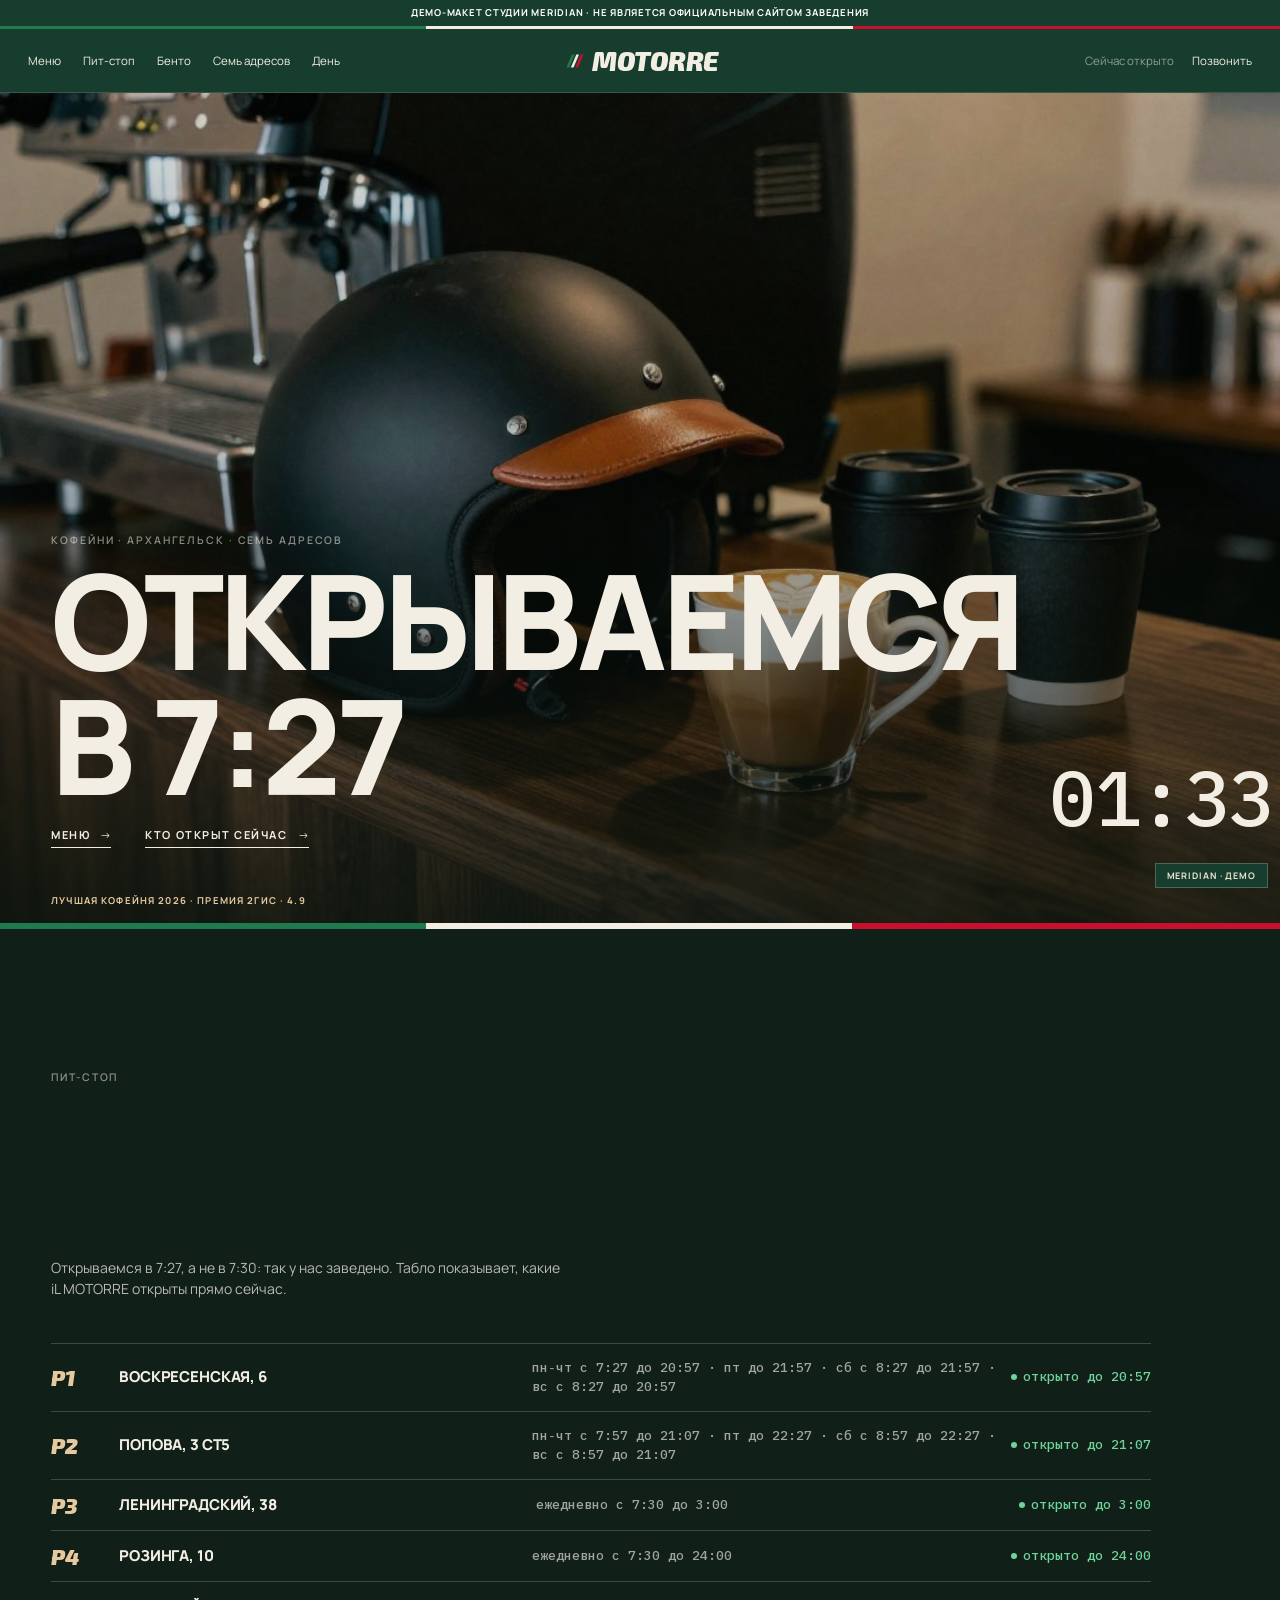
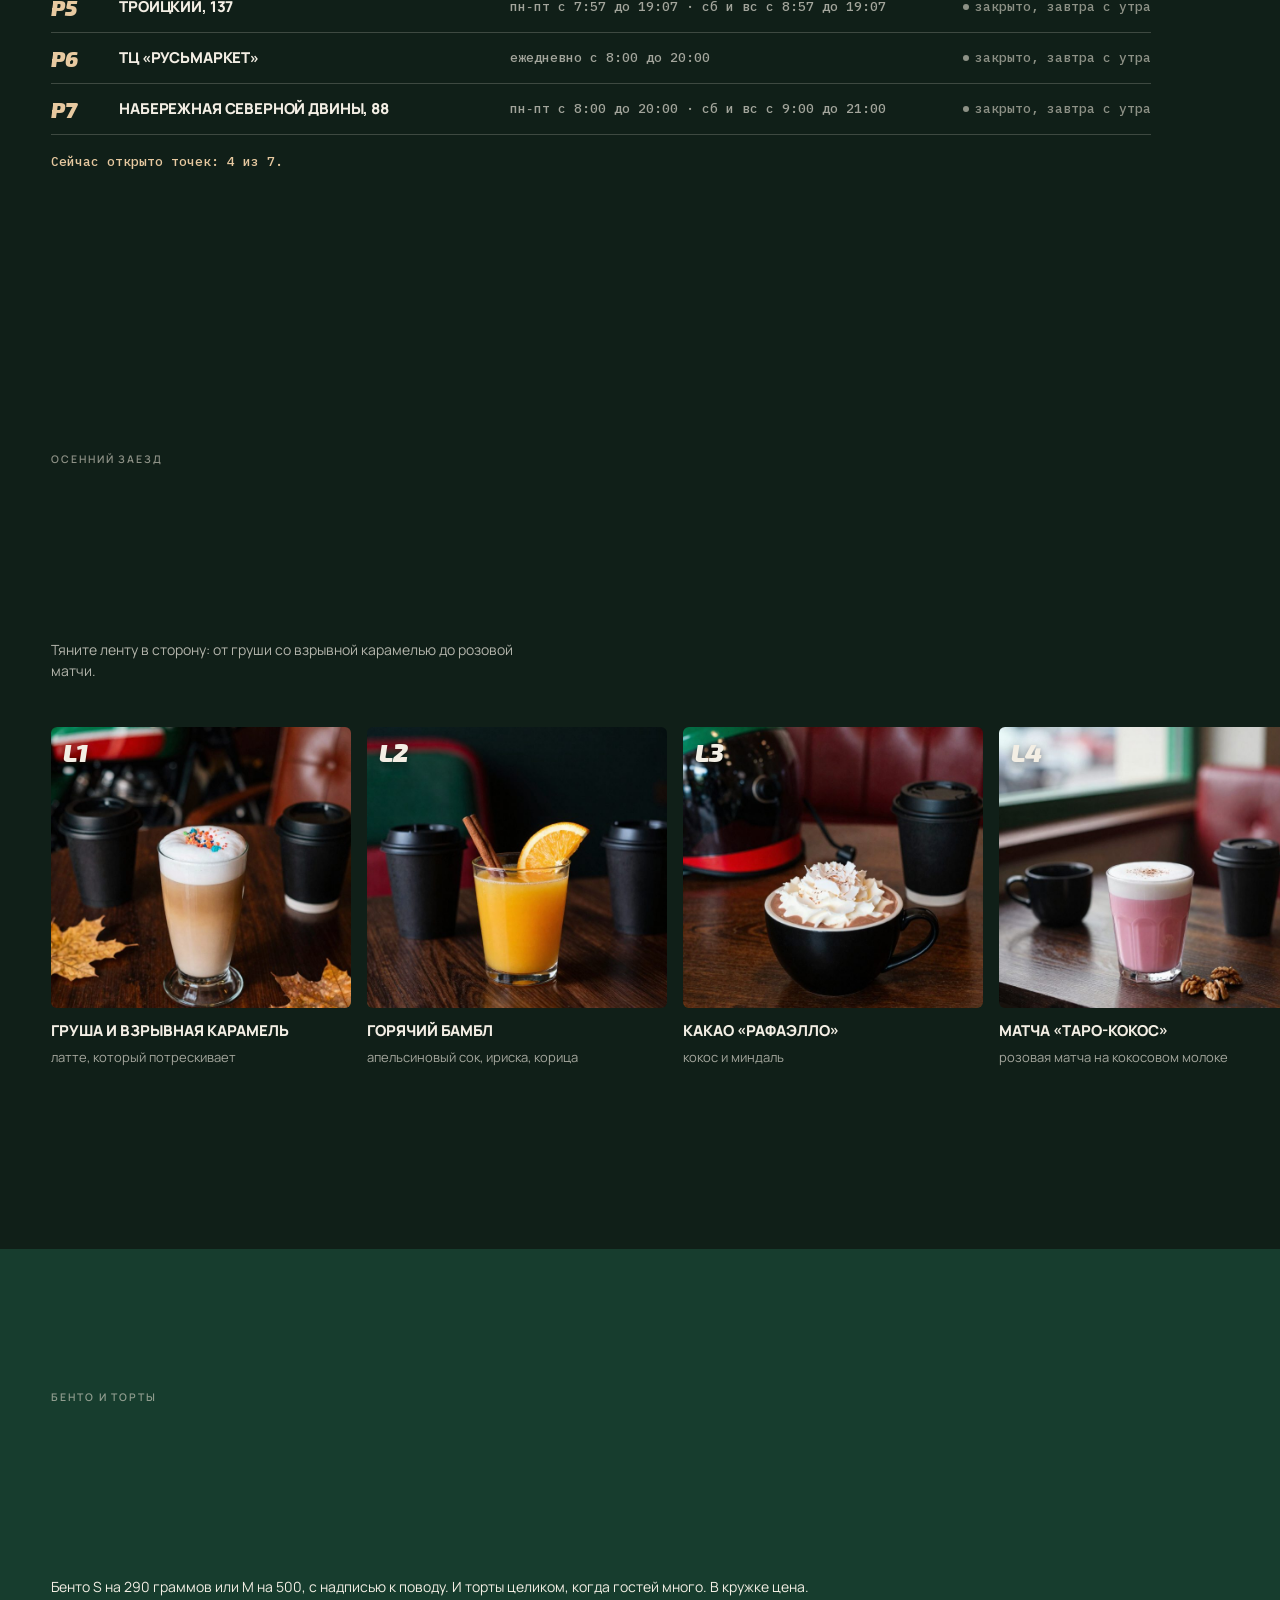
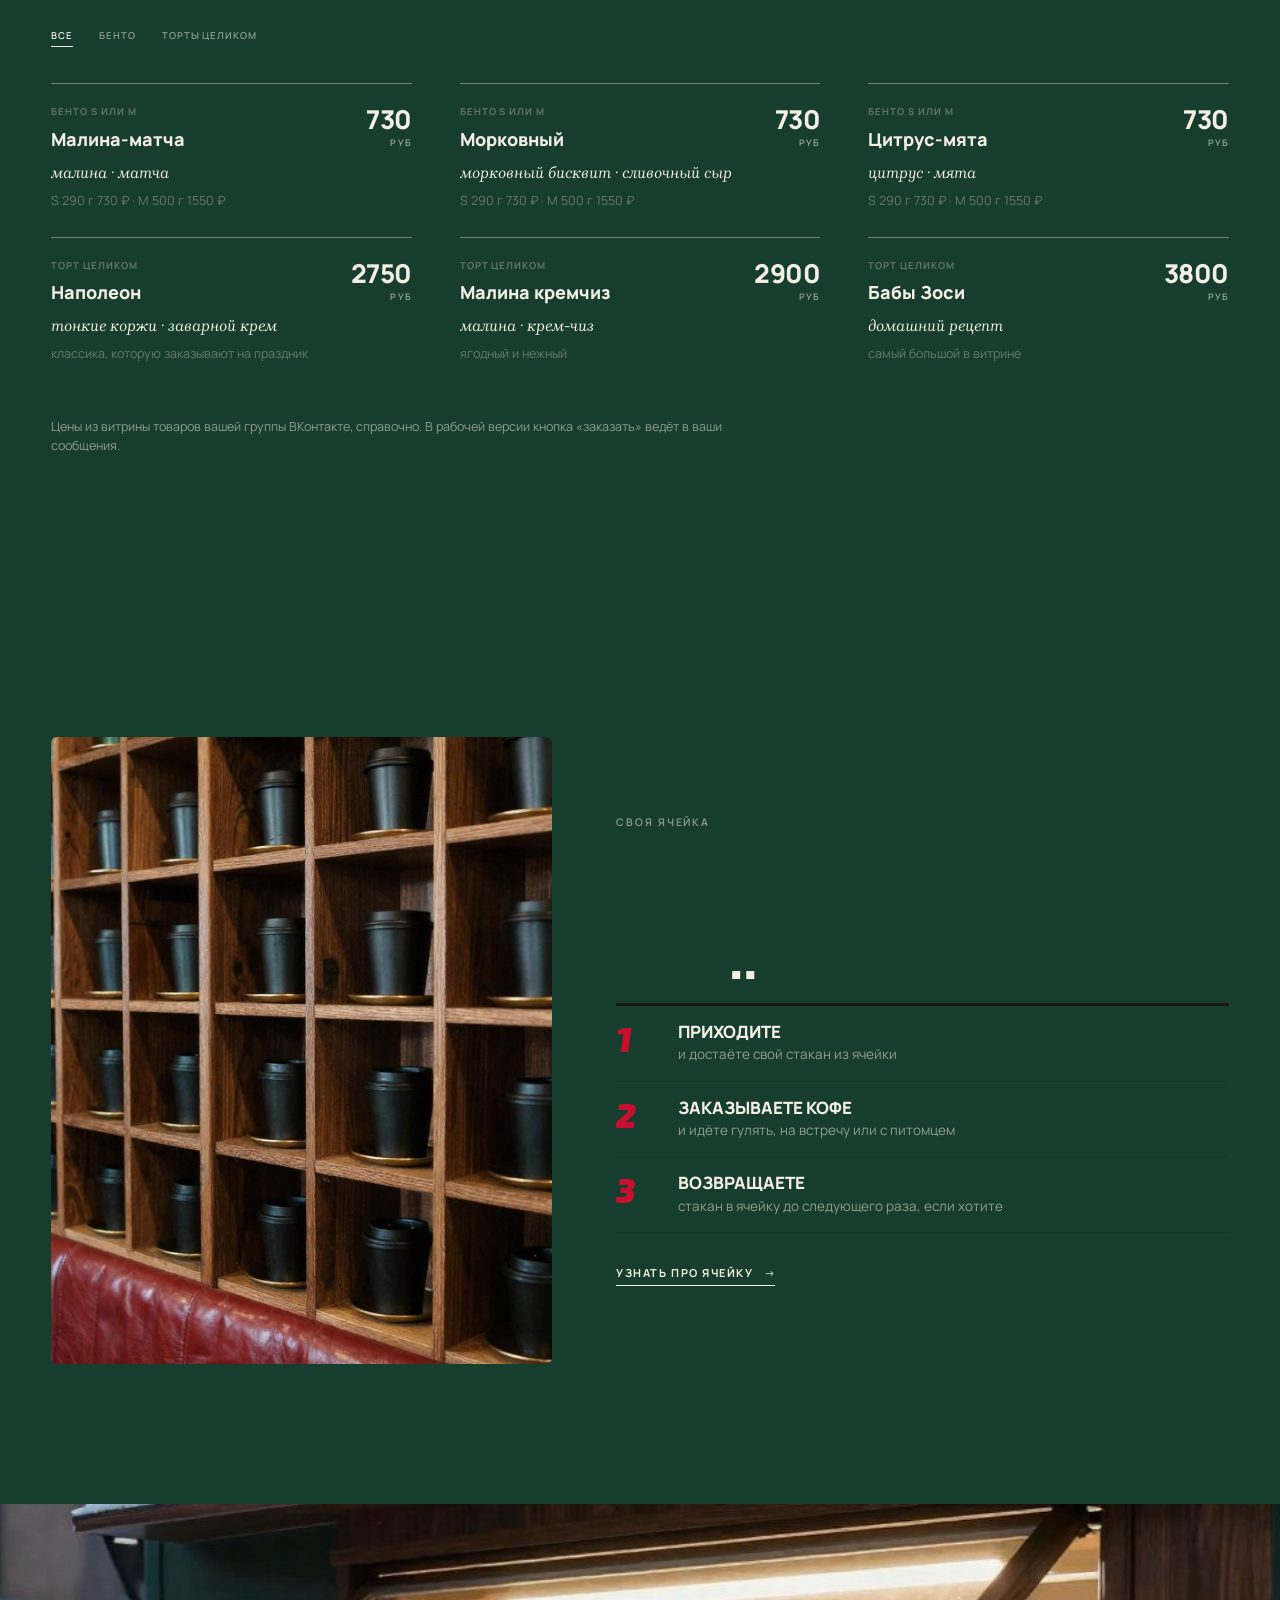
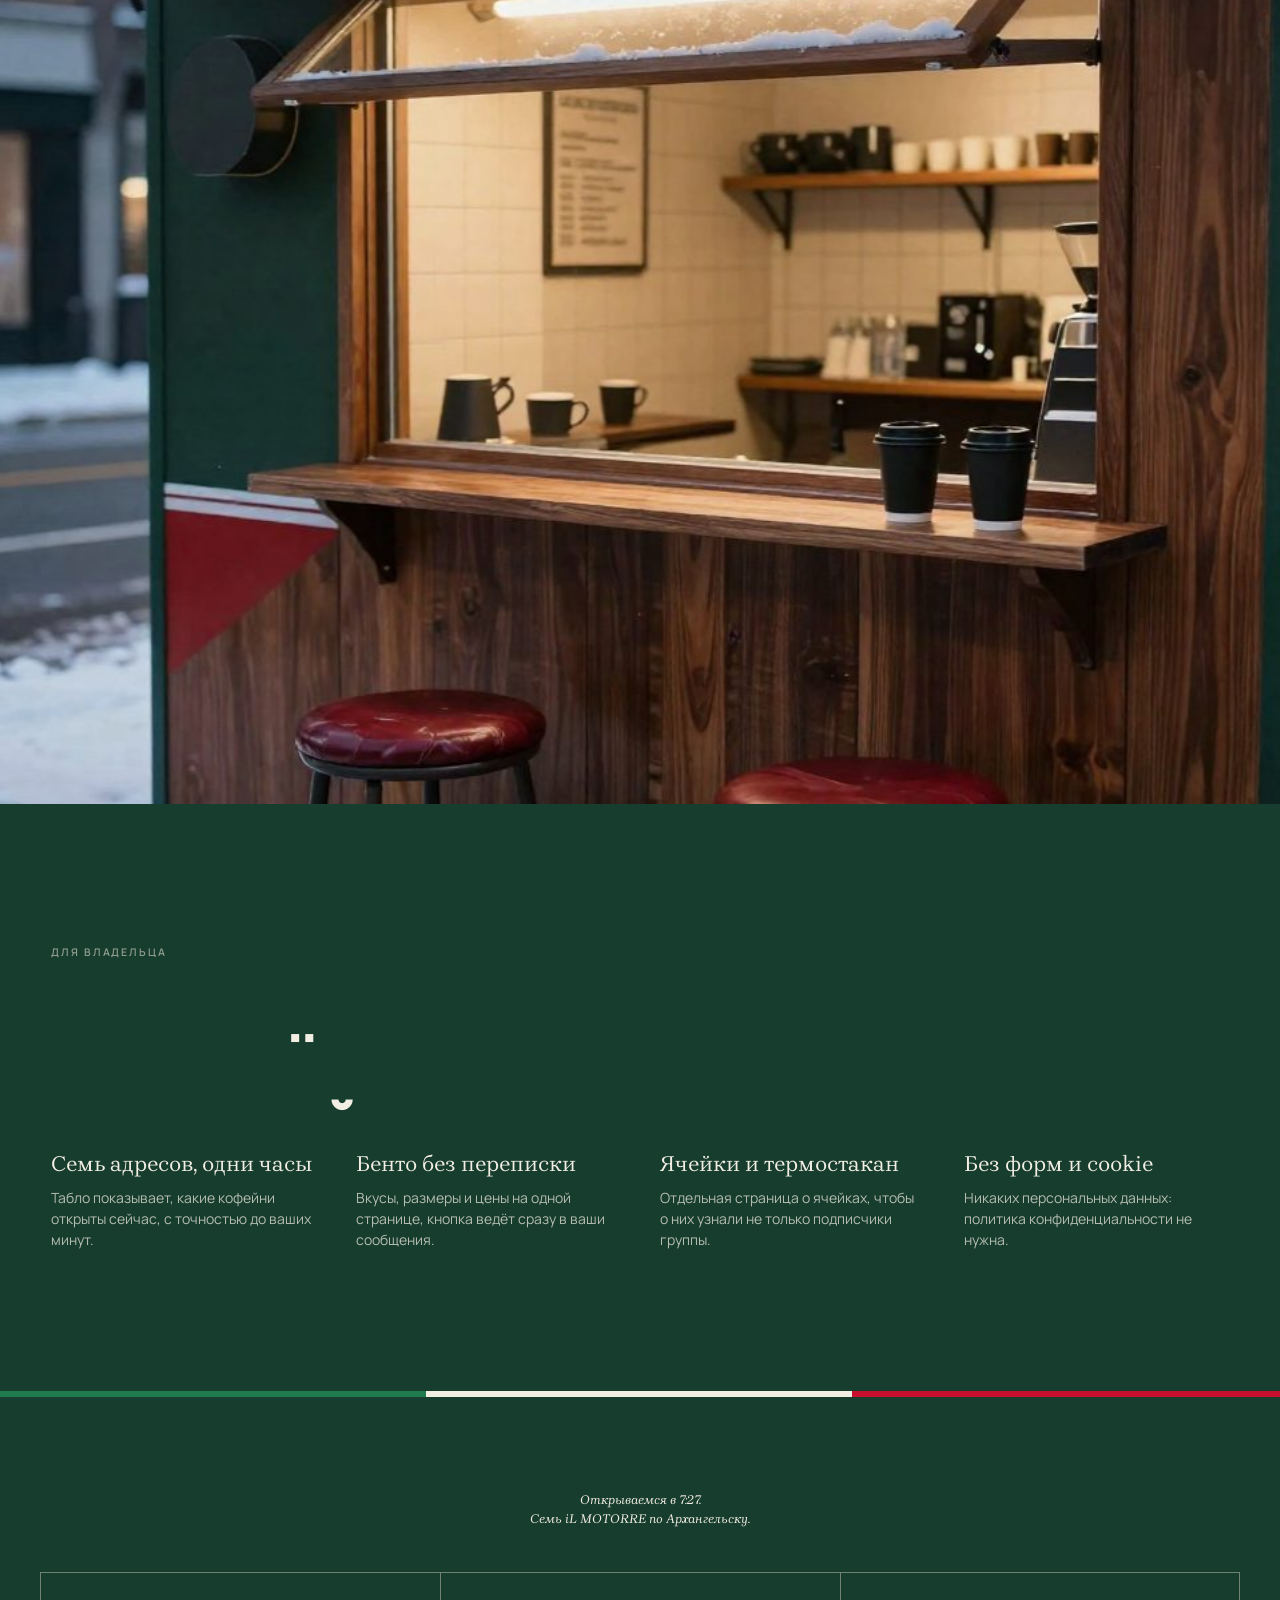
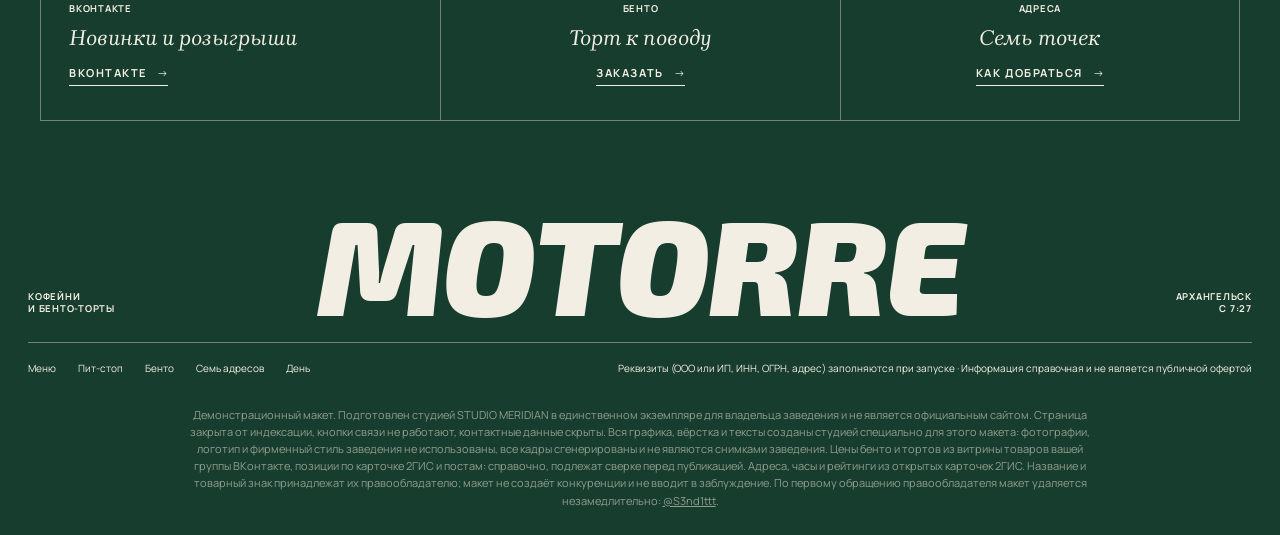
<file: index.html>
<!DOCTYPE html>
<html lang="ru" data-v="1" data-base="" class="nojs" data-tone="g">
<head>
<meta charset="UTF-8">
<meta name="viewport" content="width=device-width, initial-scale=1, viewport-fit=cover">
<meta name="robots" content="noindex, nofollow">
<title>Демо-макет сайта · STUDIO MERIDIAN</title>
<meta name="description" content="Демо-макет сайта для кофеен iL MOTORRE в Архангельске: семь адресов, бенто-торты, ячейки со своим стаканом.">
<meta name="theme-color" content="#173D2E">
<meta property="og:type" content="website">
<meta property="og:title" content="Демо-макет сайта · STUDIO MERIDIAN">
<meta property="og:description" content="Демо-макет сайта для кофеен iL MOTORRE в Архангельске: семь адресов, бенто-торты, ячейки со своим стаканом.">
<meta property="og:url" content="https://ilmotorre.meridianstud.ru/">
<meta property="og:image" content="https://ilmotorre.meridianstud.ru/img/og.jpg?v=1">
<link rel="icon" href="data:image/svg+xml,%3Csvg xmlns='http://www.w3.org/2000/svg' viewBox='0 0 40 40'%3E%3Crect width='40' height='40' rx='8' fill='%23173D2E'/%3E%3Cpath d='M7 31L16 9h4L11 31z' fill='%231F9A5D'/%3E%3Cpath d='M15 31L24 9h4L19 31z' fill='%23fff'/%3E%3Cpath d='M23 31L32 9h4L27 31z' fill='%23E0283E'/%3E%3C/svg%3E">
<link rel="preload" href="fonts/exo-italic-latin.woff2" as="font" type="font/woff2" crossorigin>
<link rel="preload" href="fonts/manrope.woff2" as="font" type="font/woff2" crossorigin>
<link rel="stylesheet" href="skin.css?v=3e9a153c">
<link rel="stylesheet" href="venue.css?v=59a37b3d">
<noscript><style>.curtain{display:none}</style></noscript>
</head>
<body>
<p class="demo-strip">Демо-макет студии MERIDIAN · не является официальным сайтом заведения</p>
<div class="curtain" aria-hidden="true"><p class="wm"><span style="--i:0">m</span><span style="--i:1">o</span><span style="--i:2">t</span><span style="--i:3">o</span><span style="--i:4">r</span><span style="--i:5">r</span><span style="--i:6">e</span></p><div class="pic"><div class="pi"><img src="img/h-motorre.jpg?v=1" alt="" decoding="async" width="1152" height="768"></div></div></div>
<div class="veil" aria-hidden="true"></div>
<header class="top">
  <nav class="nav" aria-label="Разделы"><a href="menu/">Меню</a><a href="#pit">Пит-стоп</a><a href="#bento">Бенто</a><a href="gde/">Семь адресов</a><a href="den/">День</a></nav>
  <button class="burger" type="button" aria-expanded="false" aria-controls="menu">Меню</button>
  <a class="logo" href="" aria-label="iL MOTORRE, на главную"><svg class="lamp" viewBox="0 0 40 40" aria-hidden="true"><path d="M8 32L18 8h5L13 32z" fill="#1F7A4D"/><path d="M16 32L26 8h5L21 32z" fill="currentColor"/><path d="M24 32L34 8h5L29 32z" fill="#C8102E"/></svg><span>motorre</span></a>
  <div class="right"><span class="now" data-now></span><button type="button" data-hint="Телефон скрыт в демо. В рабочей версии кнопка сразу набирает номер.">Позвонить</button></div>
</header>
<div class="menu" id="menu" hidden><nav aria-label="Меню"><a href="menu/">Меню</a><a href="#pit">Пит-стоп</a><a href="#bento">Бенто</a><a href="gde/">Семь адресов</a><a href="den/">День</a></nav></div>
<main>

  <section class="hero hx" data-bg="g">
    <figure class="hxbg"><img src="img/h-motorre.jpg?v=1" alt="Эспрессо и капучино на тёмной стойке рядом с мотошлемом" decoding="async" width="1152" height="768"></figure>
    <div class="hxt">
      <p class="kick">Кофейни · Архангельск · семь адресов</p>
      <h1 class="cap xxl rv"><span class="ln"><span>Открываемся</span></span><span class="ln"><span>в 7:27</span></span></h1>
      <div class="hbtns rv-f"><a class="btn" href="menu/">Меню</a><a class="btn ghost" href="#pit">Кто открыт сейчас</a></div>
    </div>
    <div class="lap rv-f" aria-live="polite"><p class="k" data-lapk>Воскресенская, 6</p><p class="lt" data-lap>00:00:00</p><p class="k" data-lapsay>до закрытия</p></div>
    <p class="award hxa">Лучшая кофейня 2026 · Премия 2ГИС · 4.9</p>
  </section>
  <section class="pit" data-bg="g" id="pit">
    <p class="kick">Пит-стоп</p>
    <h2 class="cap l rv"><span class="ln"><span>Семь точек,</span></span><span class="ln"><span>время до минуты</span></span></h2>
    <p class="lead">Открываемся в 7:27, а не в 7:30: так у нас заведено. Табло показывает, какие iL MOTORRE открыты прямо сейчас.</p>
    <ol class="board2" data-pit><li><span class="pos">P1</span><b>Воскресенская, 6</b><em>пн‑чт с 7:27 до 20:57 · пт до 21:57 · сб с 8:27 до 21:57 · вс с 8:27 до 20:57</em><span class="st" data-open="7.45" data-close="20.95" data-open-we="8.45" data-close-we="20.95"></span></li><li><span class="pos">P2</span><b>Троицкий, 137</b><em>пн‑пт с 7:57 до 19:07 · сб и вс с 8:57 до 19:07</em><span class="st" data-open="7.95" data-close="19.1167" data-open-we="8.95" data-close-we="19.1167"></span></li><li><span class="pos">P3</span><b>Попова, 3 ст5</b><em>пн‑чт с 7:57 до 21:07 · пт до 22:27 · сб с 8:57 до 22:27 · вс с 8:57 до 21:07</em><span class="st" data-open="7.95" data-close="21.1167" data-open-we="8.95" data-close-we="21.1167"></span></li><li><span class="pos">P4</span><b>Ленинградский, 38</b><em>ежедневно с 7:30 до 3:00</em><span class="st" data-open="7.5" data-close="3.0"></span></li><li><span class="pos">P5</span><b>Розинга, 10</b><em>ежедневно с 7:30 до 24:00</em><span class="st" data-open="7.5" data-close="24.0"></span></li><li><span class="pos">P6</span><b>ТЦ «РусьМаркет»</b><em>ежедневно с 8:00 до 20:00</em><span class="st" data-open="8" data-close="20"></span></li><li><span class="pos">P7</span><b>Набережная Северной Двины, 88</b><em>пн‑пт с 8:00 до 20:00 · сб и вс с 9:00 до 21:00</em><span class="st" data-open="8" data-close="20" data-open-we="9" data-close-we="21"></span></li></ol>
    <p class="say7" data-say7></p>
  </section>
  <section class="track" data-bg="g">
    <div class="trh"><p class="kick">Осенний заезд</p><h2 class="cap l rv"><span class="ln"><span>Шесть кругов</span></span><span class="ln"><span>по сезонному меню</span></span></h2>
    <p class="lead">Тяните ленту в сторону: от груши со взрывной карамелью до розовой матчи.</p></div>
    <div class="drag lane" data-drag><article class="lapc"><span class="ln2">L1</span><figure><img src="img/m-pear.jpg?v=1" alt="Груша и взрывная карамель" loading="lazy" decoding="async"></figure><b>Груша и взрывная карамель</b><span>латте, который потрескивает</span></article><article class="lapc"><span class="ln2">L2</span><figure><img src="img/m-bumble.jpg?v=1" alt="Горячий бамбл" loading="lazy" decoding="async"></figure><b>Горячий бамбл</b><span>апельсиновый сок, ириска, корица</span></article><article class="lapc"><span class="ln2">L3</span><figure><img src="img/m-cocoa.jpg?v=1" alt="Какао «Рафаэлло»" loading="lazy" decoding="async"></figure><b>Какао «Рафаэлло»</b><span>кокос и миндаль</span></article><article class="lapc"><span class="ln2">L4</span><figure><img src="img/m-taro.jpg?v=1" alt="Матча «Таро-кокос»" loading="lazy" decoding="async"></figure><b>Матча «Таро-кокос»</b><span>розовая матча на кокосовом молоке</span></article><article class="lapc"><span class="ln2">L5</span><figure><img src="img/m-cranberry.jpg?v=1" alt="Клюквенный чай" loading="lazy" decoding="async"></figure><b>Клюквенный чай</b><span>с корицей и мёдом</span></article><article class="lapc"><span class="ln2">L6</span><figure><img src="img/m-cups.jpg?v=1" alt="Кофе по-явански" loading="lazy" decoding="async"></figure><b>Кофе по-явански</b><span>с какао и ванилью</span></article></div>
  </section>
  <section class="board" data-bg="p" id="bento">
    <p class="kick">Бенто и торты</p>
    <h2 class="cap l rv"><span class="ln"><span>Торт</span></span><span class="ln"><span>к поводу</span></span></h2>
    <p class="lead">Бенто S на 290 граммов или M на 500, с надписью к поводу. И торты целиком, когда гостей много. В кружке цена.</p>
    <div class="flt" role="group" aria-label="Фильтр"><button type="button" data-f="all" aria-pressed="true">Все</button><button type="button" data-f="bento">Бенто</button><button type="button" data-f="big">Торты целиком</button></div>
    <div class="lots">
      <article class="lot sd" data-f="bento">
        <p class="rk">бенто S или M</p><h3>Малина-матча</h3>
        <div class="tags"><span>малина</span><span>матча</span></div>
        <p class="pr">S 290 г 730 ₽ · M 500 г 1550 ₽</p>
        <p class="q"><span>730<small>РУБ</small></span></p>
      </article>
      <article class="lot sd" data-f="bento">
        <p class="rk">бенто S или M</p><h3>Морковный</h3>
        <div class="tags"><span>морковный бисквит</span><span>сливочный сыр</span></div>
        <p class="pr">S 290 г 730 ₽ · M 500 г 1550 ₽</p>
        <p class="q"><span>730<small>РУБ</small></span></p>
      </article>
      <article class="lot sd" data-f="bento">
        <p class="rk">бенто S или M</p><h3>Цитрус-мята</h3>
        <div class="tags"><span>цитрус</span><span>мята</span></div>
        <p class="pr">S 290 г 730 ₽ · M 500 г 1550 ₽</p>
        <p class="q"><span>730<small>РУБ</small></span></p>
      </article>
      <article class="lot sd" data-f="big">
        <p class="rk">торт целиком</p><h3>Наполеон</h3>
        <div class="tags"><span>тонкие коржи</span><span>заварной крем</span></div>
        <p class="pr">классика, которую заказывают на праздник</p>
        <p class="q"><span>2750<small>РУБ</small></span></p>
      </article>
      <article class="lot sd" data-f="big">
        <p class="rk">торт целиком</p><h3>Малина кремчиз</h3>
        <div class="tags"><span>малина</span><span>крем-чиз</span></div>
        <p class="pr">ягодный и нежный</p>
        <p class="q"><span>2900<small>РУБ</small></span></p>
      </article>
      <article class="lot sd" data-f="big">
        <p class="rk">торт целиком</p><h3>Бабы Зоси</h3>
        <div class="tags"><span>домашний рецепт</span></div>
        <p class="pr">самый большой в витрине</p>
        <p class="q"><span>3800<small>РУБ</small></span></p>
      </article></div>
    <p class="fn">Цены из витрины товаров вашей группы ВКонтакте, справочно. В рабочей версии кнопка «заказать» ведёт в ваши сообщения.</p>
  </section>
  <section class="locker" data-bg="p">
    <figure class="px"><img src="img/m-locker.jpg?v=1" alt="Ячейки с чёрными многоразовыми стаканами" loading="lazy" decoding="async" width="704" height="880"></figure>
    <div>
      <p class="kick">Своя ячейка</p>
      <h2 class="cap l rv"><span class="ln"><span>Ваш стакан</span></span><span class="ln"><span>ждёт в боксе</span></span></h2>
      <ol class="steps">
        <li><b>Приходите</b><span>и достаёте свой стакан из ячейки</span></li>
        <li><b>Заказываете кофе</b><span>и идёте гулять, на встречу или с питомцем</span></li>
        <li><b>Возвращаете</b><span>стакан в ячейку до следующего раза, если хотите</span></li>
      </ol>
      <button class="btn" type="button" data-hint="В рабочей версии здесь свободные ячейки и запись на свою.">Узнать про ячейку</button>
    </div>
  </section>
  <section class="roast" data-bg="g" aria-label="Киоск iL MOTORRE зимней ночью">
    <div class="wide"><img src="img/m-kiosk.jpg?v=1" alt="Киоск iL MOTORRE зимней ночью" loading="lazy" decoding="async" width="1152" height="768"></div>
  </section>
  <section class="gives" data-bg="k">
    <p class="kick">Для владельца</p>
    <h2 class="cap l rv"><span class="ln"><span>Что даёт</span></span><span class="ln"><span>этот сайт</span></span></h2>
    <div class="gv"><div><b>Семь адресов, одни часы</b><p>Табло показывает, какие кофейни открыты сейчас, с точностью до ваших минут.</p></div><div><b>Бенто без переписки</b><p>Вкусы, размеры и цены на одной странице, кнопка ведёт сразу в ваши сообщения.</p></div><div><b>Ячейки и термостакан</b><p>Отдельная страница о ячейках, чтобы о них узнали не только подписчики группы.</p></div><div><b>Без форм и cookie</b><p>Никаких персональных данных: политика конфиденциальности не нужна.</p></div></div>
  </section>
</main>
<footer class="foot" data-bg="g">
  <p class="quote">Открываемся в 7:27.<br>Семь iL MOTORRE по Архангельску.</p>
  <div class="boxes"><div class="box"><p class="k">ВКонтакте</p><p class="it">Новинки и розыгрыши</p><button class="btn" type="button" data-hint="В рабочей версии здесь ваша группа ВКонтакте.">ВКонтакте</button></div><div class="box"><p class="k">Бенто</p><p class="it">Торт к поводу</p><button class="btn" type="button" data-hint="В рабочей версии кнопка ведёт в ваши сообщения ВКонтакте.">Заказать</button></div><div class="box"><p class="k">Адреса</p><p class="it">Семь точек</p><a class="btn" href="gde/">Как добраться</a></div></div>
  <div class="sig"><p class="k">Кофейни<br>и бенто-торты</p><p class="wm" aria-hidden="true">motorre</p><p class="k r">Архангельск<br>с 7:27</p></div>
  <div class="fine">
    <span><a href="menu/">Меню</a><a href="#pit">Пит-стоп</a><a href="#bento">Бенто</a><a href="gde/">Семь адресов</a><a href="den/">День</a></span>
    <span>Реквизиты (ООО или ИП, ИНН, ОГРН, адрес) заполняются при запуске · Информация справочная и не является публичной офертой</span>
  </div>
  <p class="note">Демонстрационный макет. Подготовлен студией STUDIO MERIDIAN в единственном экземпляре для владельца заведения и не является официальным сайтом. Страница закрыта от индексации, кнопки связи не работают, контактные данные скрыты. Вся графика, вёрстка и тексты созданы студией специально для этого макета: фотографии, логотип и фирменный стиль заведения не использованы, все кадры сгенерированы и не являются снимками заведения. Цены бенто и тортов из витрины товаров вашей группы ВКонтакте, позиции по карточке 2ГИС и постам: справочно, подлежат сверке перед публикацией. Адреса, часы и рейтинги из открытых карточек 2ГИС. Название и товарный знак принадлежат их правообладателю; макет не создаёт конкуренции и не вводит в заблуждение. По первому обращению правообладателя макет удаляется незамедлительно: <a href="https://t.me/S3nd1ttt" target="_blank" rel="noopener">@S3nd1ttt</a>.</p>
</footer>
<div class="toast" role="status" aria-live="polite" hidden></div>
<a class="mer-badge" href="https://t.me/S3nd1ttt" target="_blank" rel="noopener">MERIDIAN · Демо</a>
<script src="skin.js?v=77db7cbb"></script>
<script src="venue.js?v=e5ddbf54"></script>
</body>
</html>
</file>
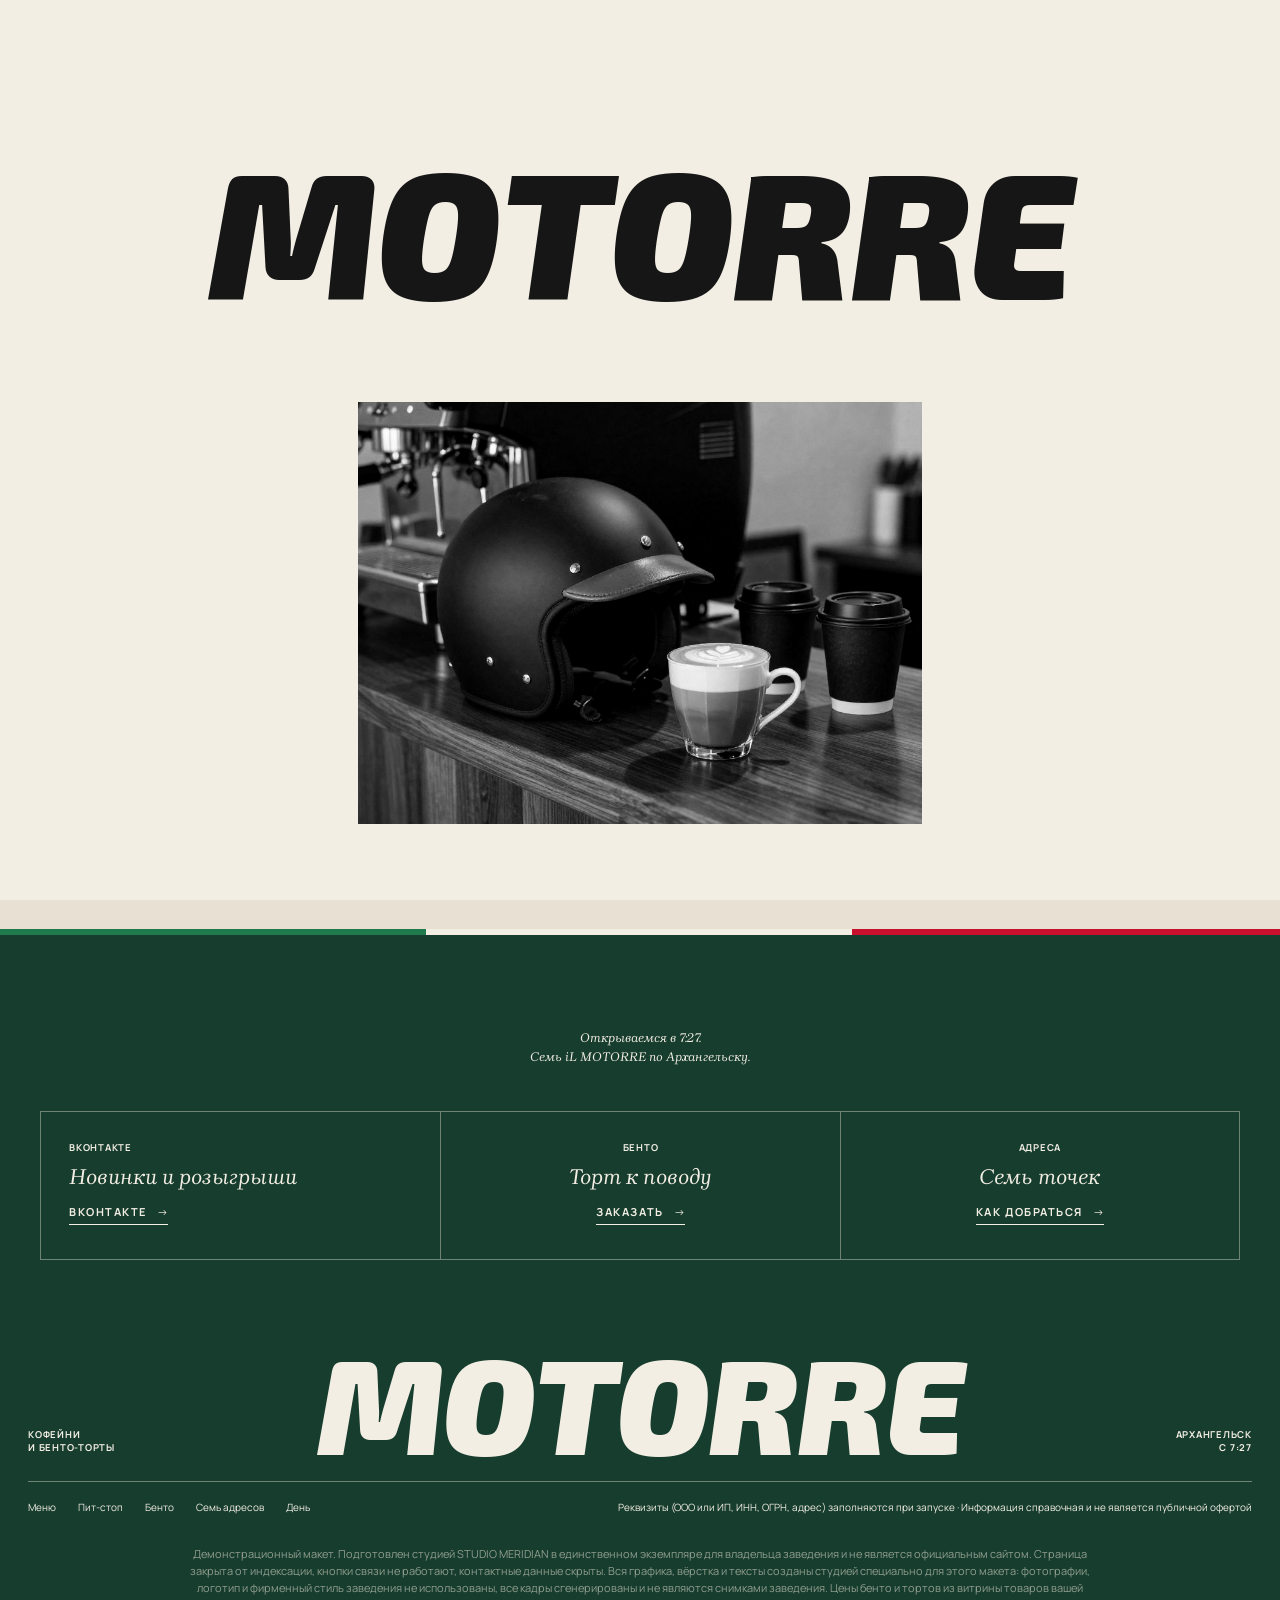
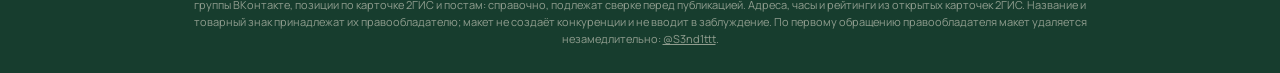
<file: 404/index.html>
<!DOCTYPE html>
<html lang="ru" data-v="1" data-base="../" class="nojs" data-tone="l">
<head>
<meta charset="UTF-8">
<meta name="viewport" content="width=device-width, initial-scale=1, viewport-fit=cover">
<meta name="robots" content="noindex, nofollow">
<title>Страница не найдена · Демо-макет сайта · STUDIO MERIDIAN</title>
<meta name="description" content="Такой страницы нет.">
<meta name="theme-color" content="#173D2E">
<meta property="og:type" content="website">
<meta property="og:title" content="Демо-макет сайта · STUDIO MERIDIAN">
<meta property="og:description" content="Такой страницы нет.">
<meta property="og:url" content="https://ilmotorre.meridianstud.ru/404/">
<meta property="og:image" content="https://ilmotorre.meridianstud.ru/img/og.jpg?v=1">
<link rel="icon" href="data:image/svg+xml,%3Csvg xmlns='http://www.w3.org/2000/svg' viewBox='0 0 40 40'%3E%3Crect width='40' height='40' rx='8' fill='%23173D2E'/%3E%3Cpath d='M7 31L16 9h4L11 31z' fill='%231F9A5D'/%3E%3Cpath d='M15 31L24 9h4L19 31z' fill='%23fff'/%3E%3Cpath d='M23 31L32 9h4L27 31z' fill='%23E0283E'/%3E%3C/svg%3E">
<link rel="preload" href="../fonts/exo-italic-latin.woff2" as="font" type="font/woff2" crossorigin>
<link rel="preload" href="../fonts/manrope.woff2" as="font" type="font/woff2" crossorigin>
<link rel="stylesheet" href="../skin.css?v=3e9a153c">
<link rel="stylesheet" href="../venue.css?v=59a37b3d">
<noscript><style>.curtain{display:none}</style></noscript>
</head>
<body>
<p class="demo-strip">Демо-макет студии MERIDIAN · не является официальным сайтом заведения</p>
<div class="curtain" aria-hidden="true"><p class="wm"><span style="--i:0">m</span><span style="--i:1">o</span><span style="--i:2">t</span><span style="--i:3">o</span><span style="--i:4">r</span><span style="--i:5">r</span><span style="--i:6">e</span></p><div class="pic"><div class="pi"><img src="../img/h-motorre.jpg?v=1" alt="" decoding="async" width="1152" height="768"></div></div></div>
<div class="veil" aria-hidden="true"></div>
<header class="top">
  <nav class="nav" aria-label="Разделы"><a href="../menu/">Меню</a><a href="../#pit">Пит-стоп</a><a href="../#bento">Бенто</a><a href="../gde/">Семь адресов</a><a href="../den/">День</a></nav>
  <button class="burger" type="button" aria-expanded="false" aria-controls="menu">Меню</button>
  <a class="logo" href="../" aria-label="iL MOTORRE, на главную"><svg class="lamp" viewBox="0 0 40 40" aria-hidden="true"><path d="M8 32L18 8h5L13 32z" fill="#1F7A4D"/><path d="M16 32L26 8h5L21 32z" fill="currentColor"/><path d="M24 32L34 8h5L29 32z" fill="#C8102E"/></svg><span>motorre</span></a>
  <div class="right"><span class="now" data-now></span><button type="button" data-hint="Телефон скрыт в демо. В рабочей версии кнопка сразу набирает номер.">Позвонить</button></div>
</header>
<div class="menu" id="menu" hidden><nav aria-label="Меню"><a href="../menu/">Меню</a><a href="../#pit">Пит-стоп</a><a href="../#bento">Бенто</a><a href="../gde/">Семь адресов</a><a href="../den/">День</a></nav></div>
<main class="nf" data-bg="l">

  <h1 class="cap xxl rv"><span class="ln"><span>404</span></span><span class="ln"><span>Не найдено</span></span></h1>
  <p class="lead">Такого поворота нет. Возвращайтесь на трассу.</p>
  <a class="btn dark" href="../">На главную</a>
</main>
<footer class="foot" data-bg="g">
  <p class="quote">Открываемся в 7:27.<br>Семь iL MOTORRE по Архангельску.</p>
  <div class="boxes"><div class="box"><p class="k">ВКонтакте</p><p class="it">Новинки и розыгрыши</p><button class="btn" type="button" data-hint="В рабочей версии здесь ваша группа ВКонтакте.">ВКонтакте</button></div><div class="box"><p class="k">Бенто</p><p class="it">Торт к поводу</p><button class="btn" type="button" data-hint="В рабочей версии кнопка ведёт в ваши сообщения ВКонтакте.">Заказать</button></div><div class="box"><p class="k">Адреса</p><p class="it">Семь точек</p><a class="btn" href="../gde/">Как добраться</a></div></div>
  <div class="sig"><p class="k">Кофейни<br>и бенто-торты</p><p class="wm" aria-hidden="true">motorre</p><p class="k r">Архангельск<br>с 7:27</p></div>
  <div class="fine">
    <span><a href="../menu/">Меню</a><a href="../#pit">Пит-стоп</a><a href="../#bento">Бенто</a><a href="../gde/">Семь адресов</a><a href="../den/">День</a></span>
    <span>Реквизиты (ООО или ИП, ИНН, ОГРН, адрес) заполняются при запуске · Информация справочная и не является публичной офертой</span>
  </div>
  <p class="note">Демонстрационный макет. Подготовлен студией STUDIO MERIDIAN в единственном экземпляре для владельца заведения и не является официальным сайтом. Страница закрыта от индексации, кнопки связи не работают, контактные данные скрыты. Вся графика, вёрстка и тексты созданы студией специально для этого макета: фотографии, логотип и фирменный стиль заведения не использованы, все кадры сгенерированы и не являются снимками заведения. Цены бенто и тортов из витрины товаров вашей группы ВКонтакте, позиции по карточке 2ГИС и постам: справочно, подлежат сверке перед публикацией. Адреса, часы и рейтинги из открытых карточек 2ГИС. Название и товарный знак принадлежат их правообладателю; макет не создаёт конкуренции и не вводит в заблуждение. По первому обращению правообладателя макет удаляется незамедлительно: <a href="https://t.me/S3nd1ttt" target="_blank" rel="noopener">@S3nd1ttt</a>.</p>
</footer>
<div class="toast" role="status" aria-live="polite" hidden></div>
<a class="mer-badge" href="https://t.me/S3nd1ttt" target="_blank" rel="noopener">MERIDIAN · Демо</a>
<script src="../skin.js?v=77db7cbb"></script>
<script src="../venue.js?v=e5ddbf54"></script>
</body>
</html>
</file>
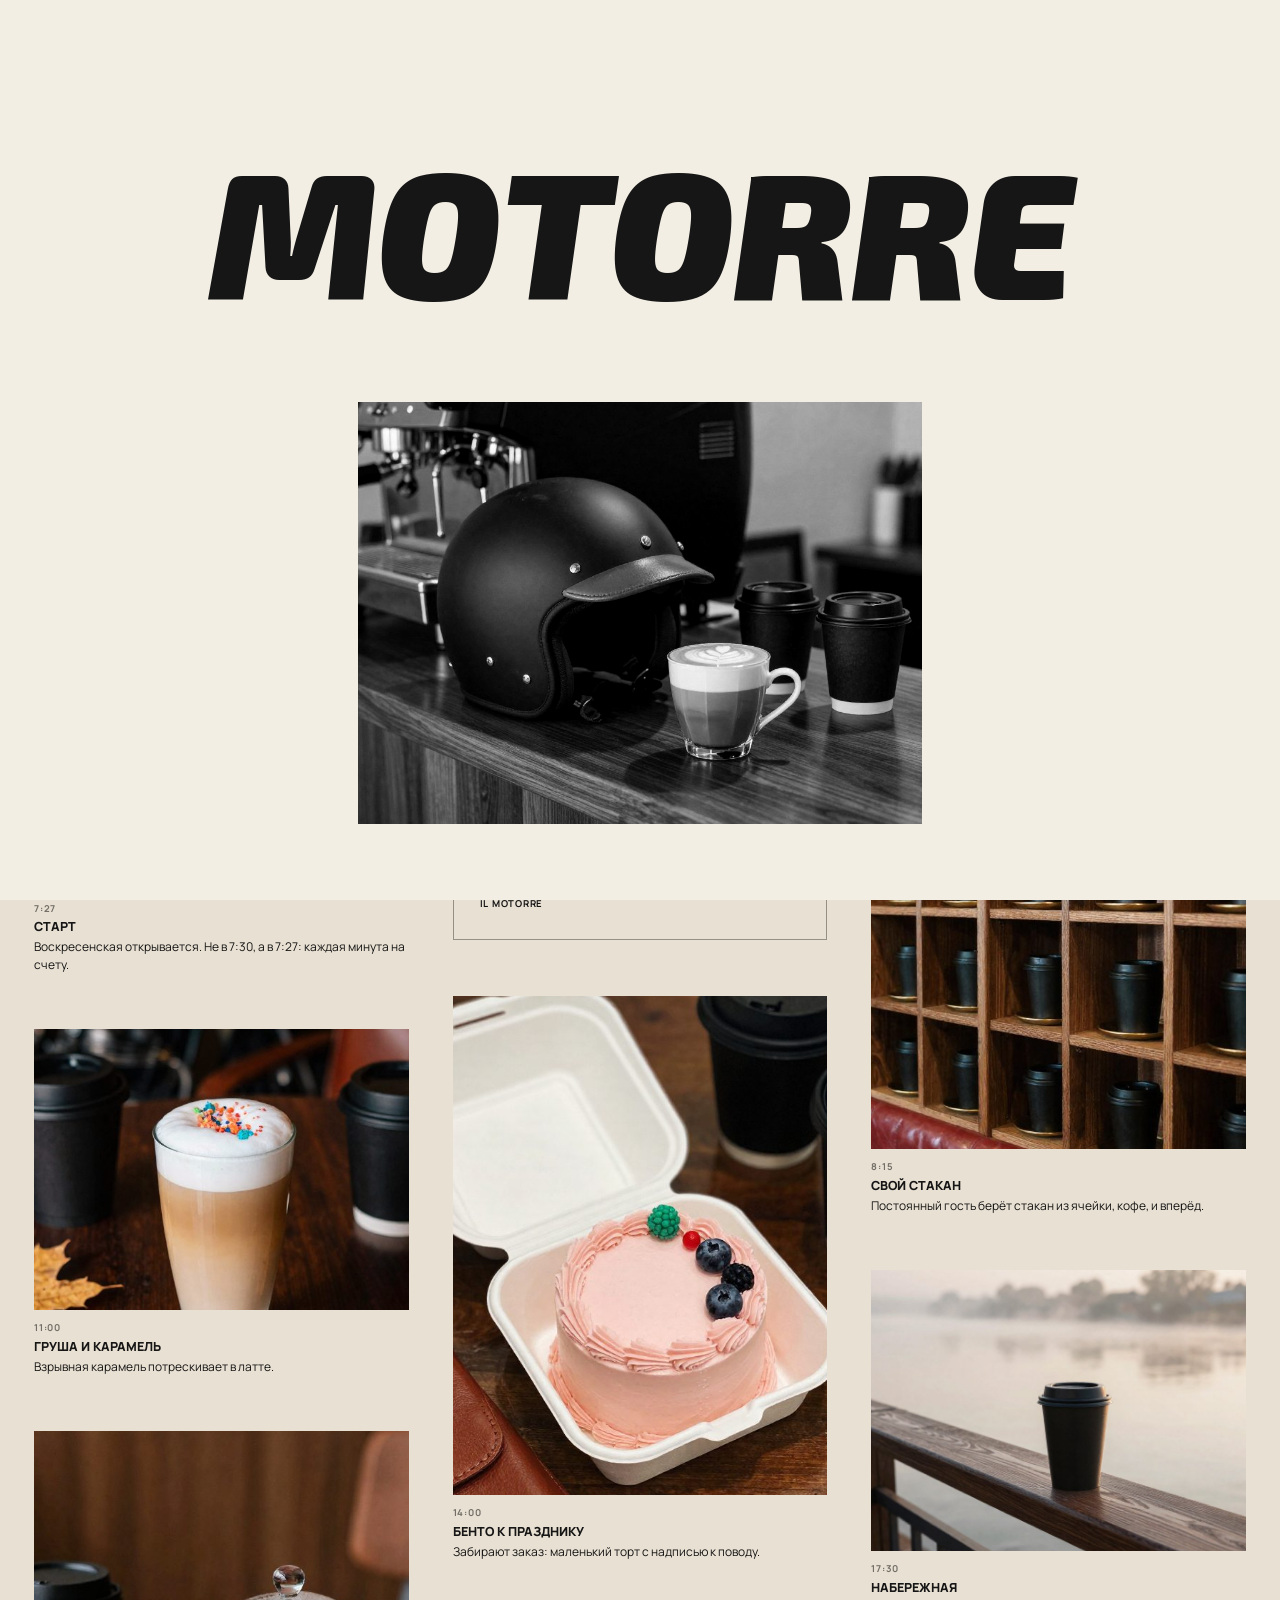
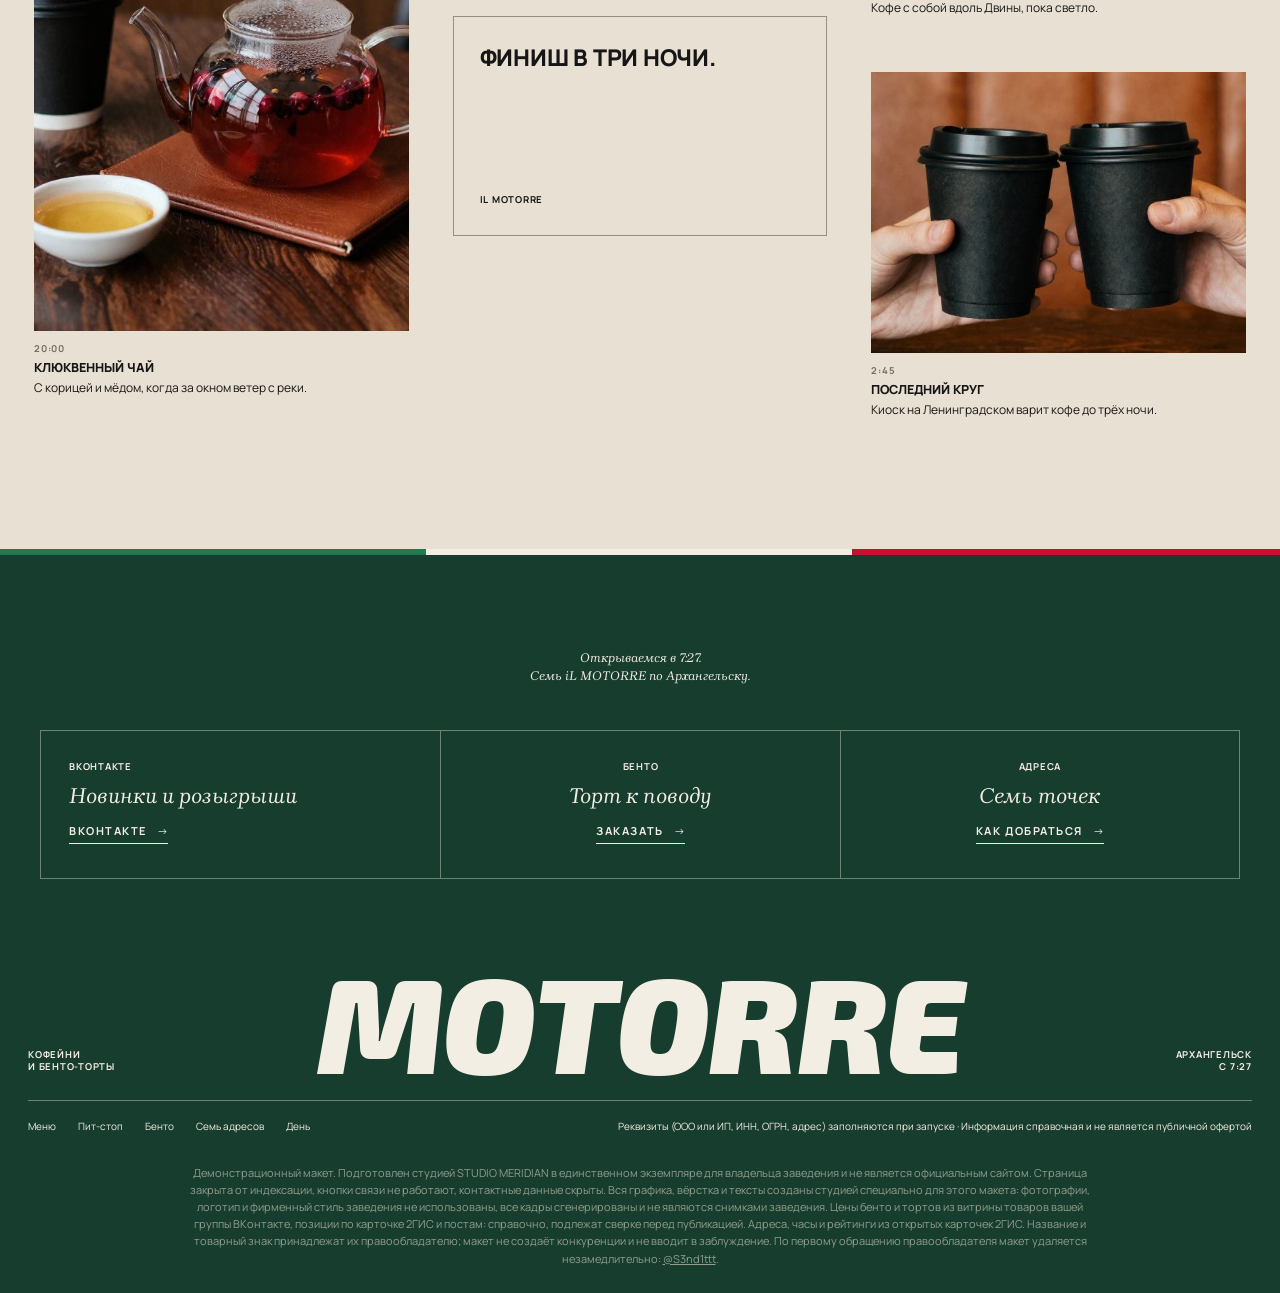
<file: den/index.html>
<!DOCTYPE html>
<html lang="ru" data-v="1" data-base="../" class="nojs" data-tone="l">
<head>
<meta charset="UTF-8">
<meta name="viewport" content="width=device-width, initial-scale=1, viewport-fit=cover">
<meta name="robots" content="noindex, nofollow">
<title>День в iL MOTORRE · Демо-макет сайта · STUDIO MERIDIAN</title>
<meta name="description" content="Один день кофеен iL MOTORRE в Архангельске.">
<meta name="theme-color" content="#173D2E">
<meta property="og:type" content="website">
<meta property="og:title" content="Демо-макет сайта · STUDIO MERIDIAN">
<meta property="og:description" content="Один день кофеен iL MOTORRE в Архангельске.">
<meta property="og:url" content="https://ilmotorre.meridianstud.ru/den/">
<meta property="og:image" content="https://ilmotorre.meridianstud.ru/img/og.jpg?v=1">
<link rel="icon" href="data:image/svg+xml,%3Csvg xmlns='http://www.w3.org/2000/svg' viewBox='0 0 40 40'%3E%3Crect width='40' height='40' rx='8' fill='%23173D2E'/%3E%3Cpath d='M7 31L16 9h4L11 31z' fill='%231F9A5D'/%3E%3Cpath d='M15 31L24 9h4L19 31z' fill='%23fff'/%3E%3Cpath d='M23 31L32 9h4L27 31z' fill='%23E0283E'/%3E%3C/svg%3E">
<link rel="preload" href="../fonts/exo-italic-latin.woff2" as="font" type="font/woff2" crossorigin>
<link rel="preload" href="../fonts/manrope.woff2" as="font" type="font/woff2" crossorigin>
<link rel="stylesheet" href="../skin.css?v=3e9a153c">
<link rel="stylesheet" href="../venue.css?v=59a37b3d">
<noscript><style>.curtain{display:none}</style></noscript>
</head>
<body>
<p class="demo-strip">Демо-макет студии MERIDIAN · не является официальным сайтом заведения</p>
<div class="curtain" aria-hidden="true"><p class="wm"><span style="--i:0">m</span><span style="--i:1">o</span><span style="--i:2">t</span><span style="--i:3">o</span><span style="--i:4">r</span><span style="--i:5">r</span><span style="--i:6">e</span></p><div class="pic"><div class="pi"><img src="../img/h-motorre.jpg?v=1" alt="" decoding="async" width="1152" height="768"></div></div></div>
<div class="veil" aria-hidden="true"></div>
<header class="top">
  <nav class="nav" aria-label="Разделы"><a href="../menu/">Меню</a><a href="../#pit">Пит-стоп</a><a href="../#bento">Бенто</a><a href="../gde/">Семь адресов</a><a href="../den/" aria-current="page">День</a></nav>
  <button class="burger" type="button" aria-expanded="false" aria-controls="menu">Меню</button>
  <a class="logo" href="../" aria-label="iL MOTORRE, на главную"><svg class="lamp" viewBox="0 0 40 40" aria-hidden="true"><path d="M8 32L18 8h5L13 32z" fill="#1F7A4D"/><path d="M16 32L26 8h5L21 32z" fill="currentColor"/><path d="M24 32L34 8h5L29 32z" fill="#C8102E"/></svg><span>motorre</span></a>
  <div class="right"><span class="now" data-now></span><button type="button" data-hint="Телефон скрыт в демо. В рабочей версии кнопка сразу набирает номер.">Позвонить</button></div>
</header>
<div class="menu" id="menu" hidden><nav aria-label="Меню"><a href="../menu/">Меню</a><a href="../#pit">Пит-стоп</a><a href="../#bento">Бенто</a><a href="../gde/">Семь адресов</a><a href="../den/" aria-current="page">День</a></nav></div>
<main class="daily" data-bg="l">

  <section class="dh"><h1 class="script rv"><span class="ln"><span>День в iL MOTORRE</span></span></h1><p class="lead">От старта в 7:27<br>до финиша в три ночи.</p></section>
  <section class="mas"><div class="col"><div class="it2 w"><figure class="px"><img src="../img/m-kiosk.jpg?v=1" alt="" loading="lazy" decoding="async" width="1152" height="768"></figure><div class="cap2"><span class="k">7:27</span><b>Старт</b><span>Воскресенская открывается. Не в 7:30, а в 7:27: каждая минута на счету.</span></div></div><div class="it2 w"><figure class="px"><img src="../img/m-pear.jpg?v=1" alt="" loading="lazy" decoding="async" width="704" height="880"></figure><div class="cap2"><span class="k">11:00</span><b>Груша и карамель</b><span>Взрывная карамель потрескивает в латте.</span></div></div><div class="it2 t"><figure class="px"><img src="../img/m-cranberry.jpg?v=1" alt="" loading="lazy" decoding="async" width="704" height="880"></figure><div class="cap2"><span class="k">20:00</span><b>Клюквенный чай</b><span>С корицей и мёдом, когда за окном ветер с реки.</span></div></div></div><div class="col"><div class="qt"><p class="cap s">Открываемся в 7:27.</p><p class="k">iL MOTORRE</p></div><div class="it2 t"><figure class="px"><img src="../img/m-bento.jpg?v=1" alt="" loading="lazy" decoding="async" width="704" height="880"></figure><div class="cap2"><span class="k">14:00</span><b>Бенто к празднику</b><span>Забирают заказ: маленький торт с надписью к поводу.</span></div></div><div class="qt"><p class="cap s">Финиш в три ночи.</p><p class="k">iL MOTORRE</p></div></div><div class="col"><div class="it2 t"><figure class="px"><img src="../img/m-locker.jpg?v=1" alt="" loading="lazy" decoding="async" width="704" height="880"></figure><div class="cap2"><span class="k">8:15</span><b>Свой стакан</b><span>Постоянный гость берёт стакан из ячейки, кофе, и вперёд.</span></div></div><div class="it2 w"><figure class="px"><img src="../img/m-river.jpg?v=1" alt="" loading="lazy" decoding="async" width="1152" height="768"></figure><div class="cap2"><span class="k">17:30</span><b>Набережная</b><span>Кофе с собой вдоль Двины, пока светло.</span></div></div><div class="it2 w"><figure class="px"><img src="../img/m-cups.jpg?v=1" alt="" loading="lazy" decoding="async" width="704" height="880"></figure><div class="cap2"><span class="k">2:45</span><b>Последний круг</b><span>Киоск на Ленинградском варит кофе до трёх ночи.</span></div></div></div></section>
</main>
<footer class="foot" data-bg="g">
  <p class="quote">Открываемся в 7:27.<br>Семь iL MOTORRE по Архангельску.</p>
  <div class="boxes"><div class="box"><p class="k">ВКонтакте</p><p class="it">Новинки и розыгрыши</p><button class="btn" type="button" data-hint="В рабочей версии здесь ваша группа ВКонтакте.">ВКонтакте</button></div><div class="box"><p class="k">Бенто</p><p class="it">Торт к поводу</p><button class="btn" type="button" data-hint="В рабочей версии кнопка ведёт в ваши сообщения ВКонтакте.">Заказать</button></div><div class="box"><p class="k">Адреса</p><p class="it">Семь точек</p><a class="btn" href="../gde/">Как добраться</a></div></div>
  <div class="sig"><p class="k">Кофейни<br>и бенто-торты</p><p class="wm" aria-hidden="true">motorre</p><p class="k r">Архангельск<br>с 7:27</p></div>
  <div class="fine">
    <span><a href="../menu/">Меню</a><a href="../#pit">Пит-стоп</a><a href="../#bento">Бенто</a><a href="../gde/">Семь адресов</a><a href="../den/">День</a></span>
    <span>Реквизиты (ООО или ИП, ИНН, ОГРН, адрес) заполняются при запуске · Информация справочная и не является публичной офертой</span>
  </div>
  <p class="note">Демонстрационный макет. Подготовлен студией STUDIO MERIDIAN в единственном экземпляре для владельца заведения и не является официальным сайтом. Страница закрыта от индексации, кнопки связи не работают, контактные данные скрыты. Вся графика, вёрстка и тексты созданы студией специально для этого макета: фотографии, логотип и фирменный стиль заведения не использованы, все кадры сгенерированы и не являются снимками заведения. Цены бенто и тортов из витрины товаров вашей группы ВКонтакте, позиции по карточке 2ГИС и постам: справочно, подлежат сверке перед публикацией. Адреса, часы и рейтинги из открытых карточек 2ГИС. Название и товарный знак принадлежат их правообладателю; макет не создаёт конкуренции и не вводит в заблуждение. По первому обращению правообладателя макет удаляется незамедлительно: <a href="https://t.me/S3nd1ttt" target="_blank" rel="noopener">@S3nd1ttt</a>.</p>
</footer>
<div class="toast" role="status" aria-live="polite" hidden></div>
<a class="mer-badge" href="https://t.me/S3nd1ttt" target="_blank" rel="noopener">MERIDIAN · Демо</a>
<script src="../skin.js?v=77db7cbb"></script>
<script src="../venue.js?v=e5ddbf54"></script>
</body>
</html>
</file>
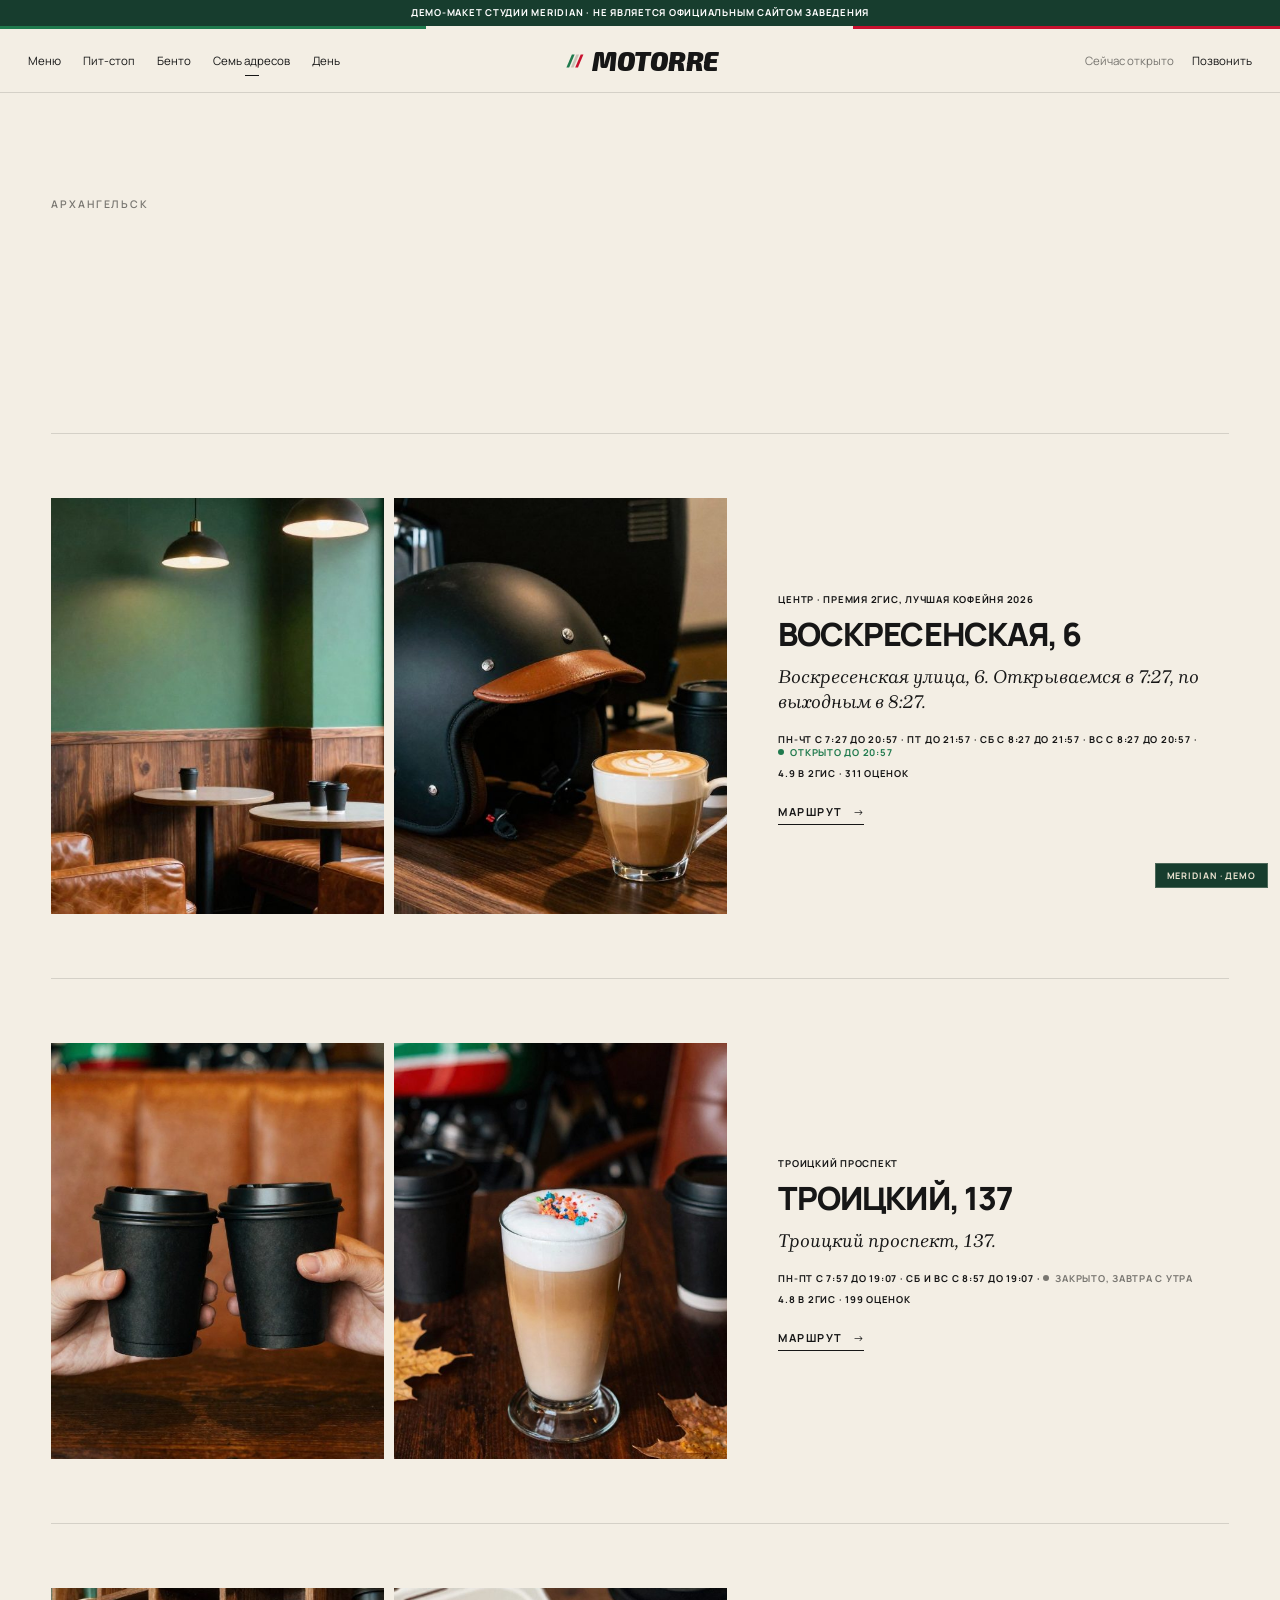
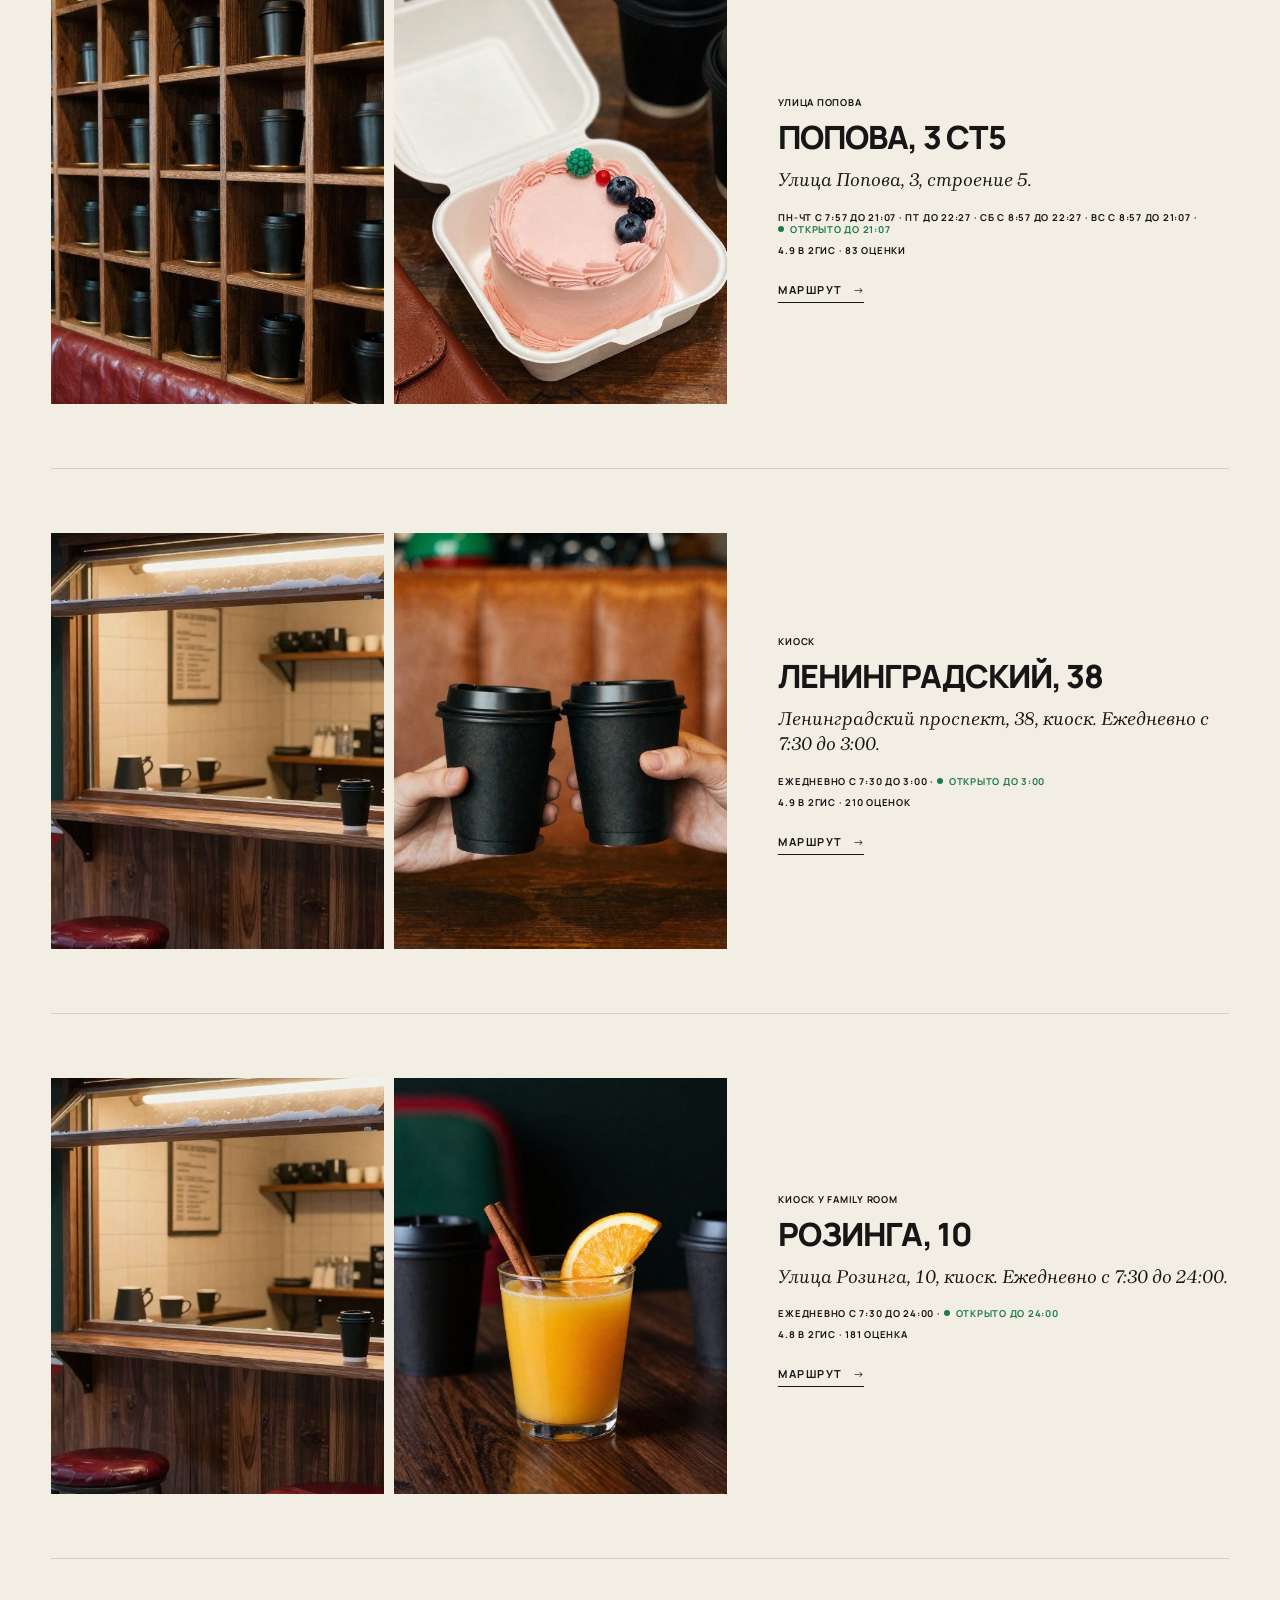
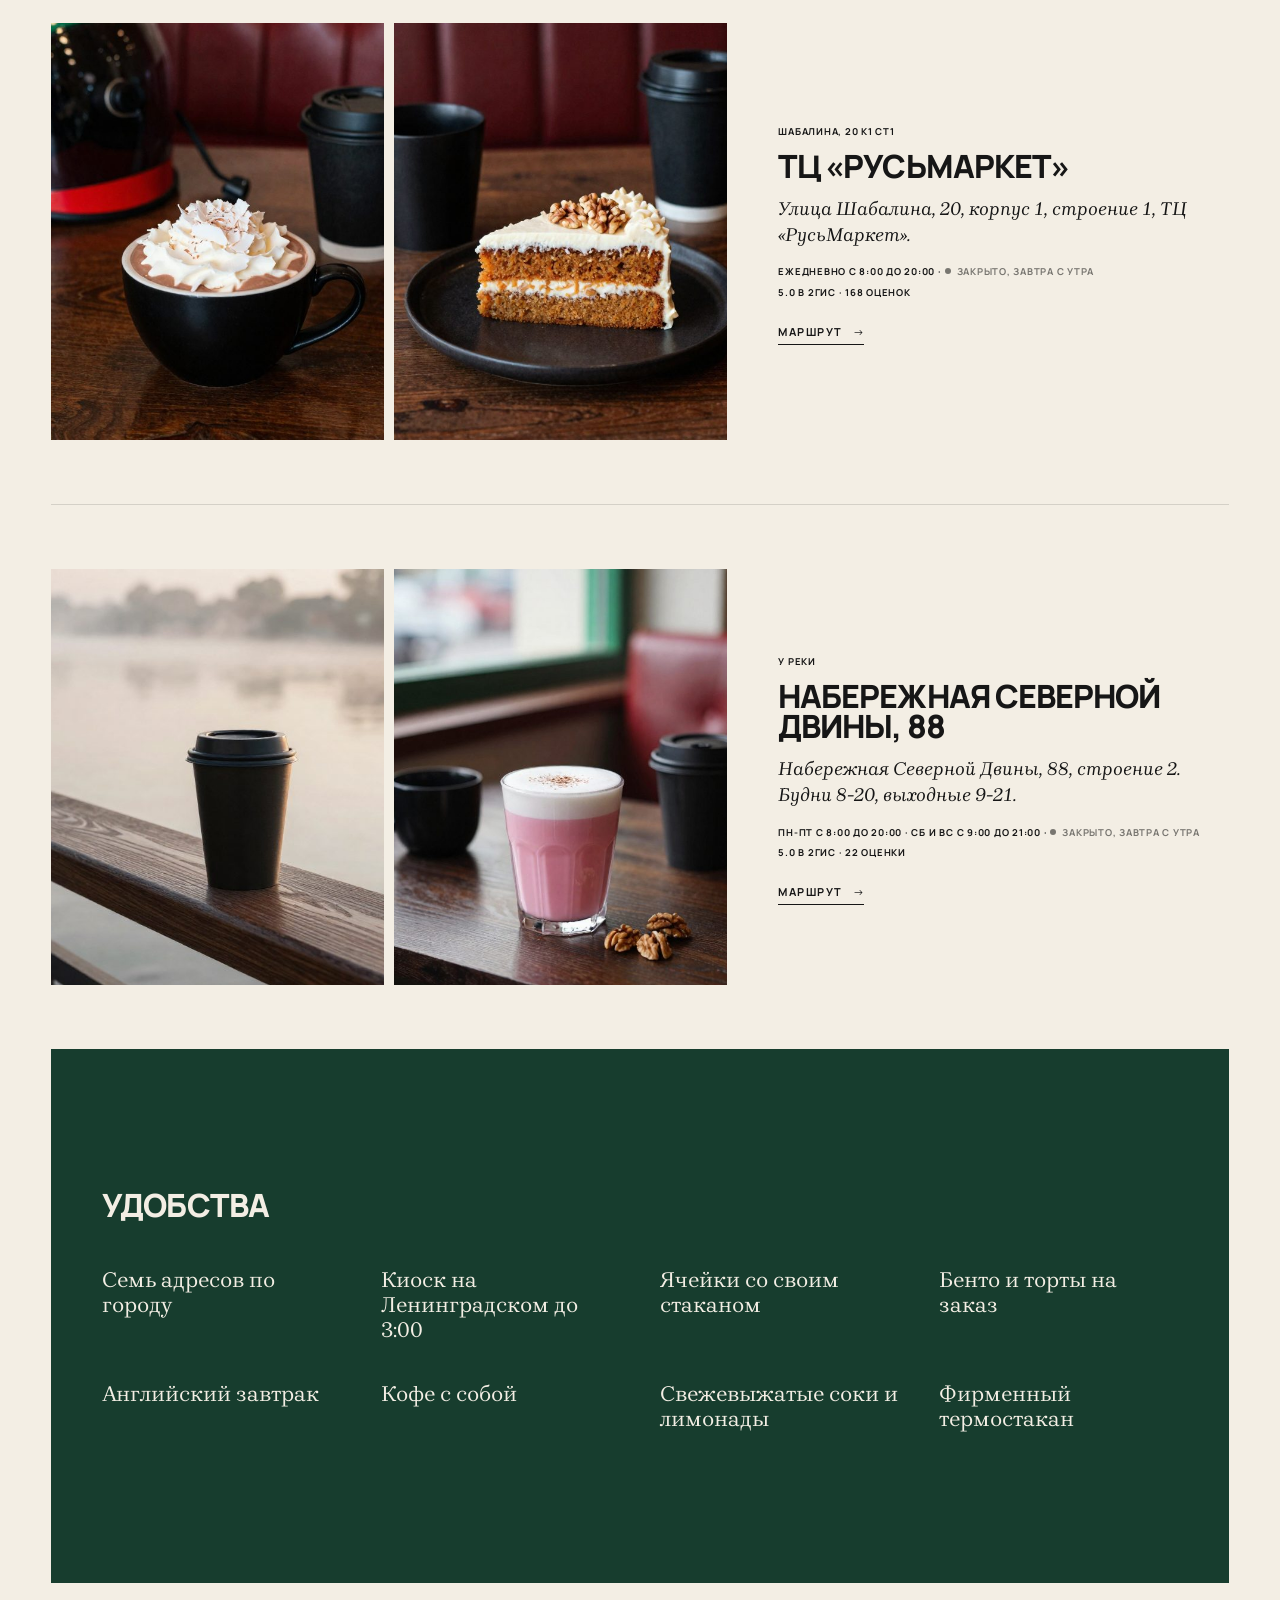
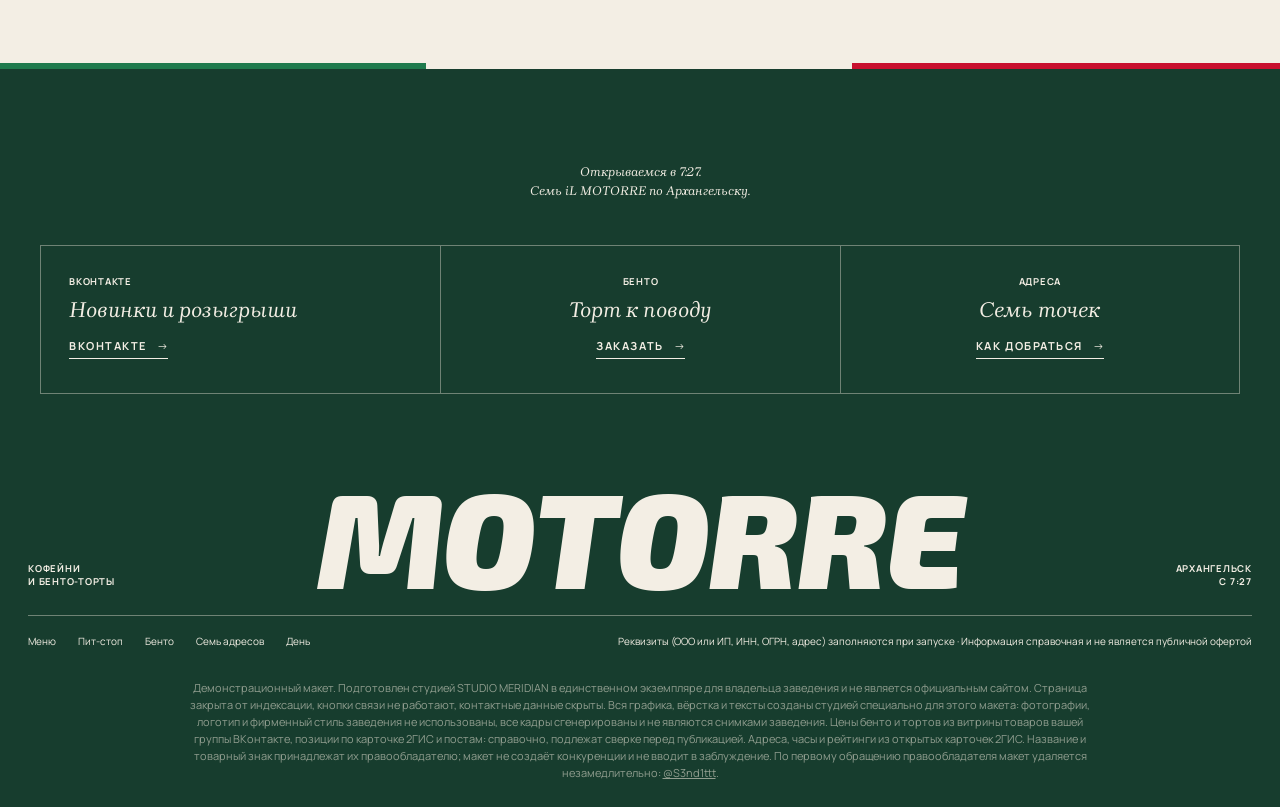
<file: gde/index.html>
<!DOCTYPE html>
<html lang="ru" data-v="1" data-base="../" class="nojs" data-tone="p">
<head>
<meta charset="UTF-8">
<meta name="viewport" content="width=device-width, initial-scale=1, viewport-fit=cover">
<meta name="robots" content="noindex, nofollow">
<title>Семь адресов · Демо-макет сайта · STUDIO MERIDIAN</title>
<meta name="description" content="Кофейни iL MOTORRE в Архангельске: Воскресенская, Троицкий, Попова, Ленинградский, Розинга, ТЦ «РусьМаркет», набережная Северной Двины.">
<meta name="theme-color" content="#173D2E">
<meta property="og:type" content="website">
<meta property="og:title" content="Демо-макет сайта · STUDIO MERIDIAN">
<meta property="og:description" content="Кофейни iL MOTORRE в Архангельске: Воскресенская, Троицкий, Попова, Ленинградский, Розинга, ТЦ «РусьМаркет», набережная Северной Двины.">
<meta property="og:url" content="https://ilmotorre.meridianstud.ru/gde/">
<meta property="og:image" content="https://ilmotorre.meridianstud.ru/img/og.jpg?v=1">
<link rel="icon" href="data:image/svg+xml,%3Csvg xmlns='http://www.w3.org/2000/svg' viewBox='0 0 40 40'%3E%3Crect width='40' height='40' rx='8' fill='%23173D2E'/%3E%3Cpath d='M7 31L16 9h4L11 31z' fill='%231F9A5D'/%3E%3Cpath d='M15 31L24 9h4L19 31z' fill='%23fff'/%3E%3Cpath d='M23 31L32 9h4L27 31z' fill='%23E0283E'/%3E%3C/svg%3E">
<link rel="preload" href="../fonts/exo-italic-latin.woff2" as="font" type="font/woff2" crossorigin>
<link rel="preload" href="../fonts/manrope.woff2" as="font" type="font/woff2" crossorigin>
<link rel="stylesheet" href="../skin.css?v=3e9a153c">
<link rel="stylesheet" href="../venue.css?v=59a37b3d">
<noscript><style>.curtain{display:none}</style></noscript>
</head>
<body>
<p class="demo-strip">Демо-макет студии MERIDIAN · не является официальным сайтом заведения</p>
<div class="curtain" aria-hidden="true"><p class="wm"><span style="--i:0">m</span><span style="--i:1">o</span><span style="--i:2">t</span><span style="--i:3">o</span><span style="--i:4">r</span><span style="--i:5">r</span><span style="--i:6">e</span></p><div class="pic"><div class="pi"><img src="../img/h-motorre.jpg?v=1" alt="" decoding="async" width="1152" height="768"></div></div></div>
<div class="veil" aria-hidden="true"></div>
<header class="top">
  <nav class="nav" aria-label="Разделы"><a href="../menu/">Меню</a><a href="../#pit">Пит-стоп</a><a href="../#bento">Бенто</a><a href="../gde/" aria-current="page">Семь адресов</a><a href="../den/">День</a></nav>
  <button class="burger" type="button" aria-expanded="false" aria-controls="menu">Меню</button>
  <a class="logo" href="../" aria-label="iL MOTORRE, на главную"><svg class="lamp" viewBox="0 0 40 40" aria-hidden="true"><path d="M8 32L18 8h5L13 32z" fill="#1F7A4D"/><path d="M16 32L26 8h5L21 32z" fill="currentColor"/><path d="M24 32L34 8h5L29 32z" fill="#C8102E"/></svg><span>motorre</span></a>
  <div class="right"><span class="now" data-now></span><button type="button" data-hint="Телефон скрыт в демо. В рабочей версии кнопка сразу набирает номер.">Позвонить</button></div>
</header>
<div class="menu" id="menu" hidden><nav aria-label="Меню"><a href="../menu/">Меню</a><a href="../#pit">Пит-стоп</a><a href="../#bento">Бенто</a><a href="../gde/" aria-current="page">Семь адресов</a><a href="../den/">День</a></nav></div>
<main class="spots-p" data-bg="p">

  <section class="mh"><p class="kick">Архангельск</p><h1 class="cap l rv"><span class="ln"><span>Семь</span></span><span class="ln"><span>адресов</span></span></h1></section>
  <article class="spot" id="voskresenskaya">
    <div class="sp2"><figure class="px"><img src="../img/m-hall.jpg?v=1" alt="Воскресенская, 6" loading="lazy" decoding="async" width="1152" height="768"></figure><figure class="px"><img src="../img/h-motorre.jpg?v=1" alt="" loading="lazy" decoding="async" width="1152" height="768"></figure></div>
    <div class="si">
      <p class="k">центр · Премия 2ГИС, лучшая кофейня 2026</p>
      <h2 class="cap m">Воскресенская, 6</h2>
      <p class="it">Воскресенская улица, 6. Открываемся в 7:27, по выходным в 8:27.</p>
      <p class="k">Пн‑чт с 7:27 до 20:57 · пт до 21:57 · сб с 8:27 до 21:57 · вс с 8:27 до 20:57 · <span class="st" data-open="7.45" data-close="20.95" data-open-we="8.45" data-close-we="20.95"></span></p>
      <p class="k">4.9 в 2ГИС · 311 оценок</p>
      <button class="btn" type="button" data-hint="В рабочей версии кнопка откроет маршрут в 2ГИС или Яндекс Картах.">Маршрут</button>
    </div>
  </article>
  <article class="spot" id="troickiy">
    <div class="sp2"><figure class="px"><img src="../img/m-cups.jpg?v=1" alt="Троицкий, 137" loading="lazy" decoding="async" width="704" height="880"></figure><figure class="px"><img src="../img/m-pear.jpg?v=1" alt="" loading="lazy" decoding="async" width="704" height="880"></figure></div>
    <div class="si">
      <p class="k">Троицкий проспект</p>
      <h2 class="cap m">Троицкий, 137</h2>
      <p class="it">Троицкий проспект, 137.</p>
      <p class="k">Пн‑пт с 7:57 до 19:07 · сб и вс с 8:57 до 19:07 · <span class="st" data-open="7.95" data-close="19.1167" data-open-we="8.95" data-close-we="19.1167"></span></p>
      <p class="k">4.8 в 2ГИС · 199 оценок</p>
      <button class="btn" type="button" data-hint="В рабочей версии кнопка откроет маршрут в 2ГИС или Яндекс Картах.">Маршрут</button>
    </div>
  </article>
  <article class="spot" id="popova">
    <div class="sp2"><figure class="px"><img src="../img/m-locker.jpg?v=1" alt="Попова, 3 ст5" loading="lazy" decoding="async" width="704" height="880"></figure><figure class="px"><img src="../img/m-bento.jpg?v=1" alt="" loading="lazy" decoding="async" width="704" height="880"></figure></div>
    <div class="si">
      <p class="k">улица Попова</p>
      <h2 class="cap m">Попова, 3 ст5</h2>
      <p class="it">Улица Попова, 3, строение 5.</p>
      <p class="k">Пн‑чт с 7:57 до 21:07 · пт до 22:27 · сб с 8:57 до 22:27 · вс с 8:57 до 21:07 · <span class="st" data-open="7.95" data-close="21.1167" data-open-we="8.95" data-close-we="21.1167"></span></p>
      <p class="k">4.9 в 2ГИС · 83 оценки</p>
      <button class="btn" type="button" data-hint="В рабочей версии кнопка откроет маршрут в 2ГИС или Яндекс Картах.">Маршрут</button>
    </div>
  </article>
  <article class="spot" id="leningradskiy">
    <div class="sp2"><figure class="px"><img src="../img/m-kiosk.jpg?v=1" alt="Ленинградский, 38" loading="lazy" decoding="async" width="1152" height="768"></figure><figure class="px"><img src="../img/m-cups.jpg?v=1" alt="" loading="lazy" decoding="async" width="704" height="880"></figure></div>
    <div class="si">
      <p class="k">киоск</p>
      <h2 class="cap m">Ленинградский, 38</h2>
      <p class="it">Ленинградский проспект, 38, киоск. Ежедневно с 7:30 до 3:00.</p>
      <p class="k">Ежедневно с 7:30 до 3:00 · <span class="st" data-open="7.5" data-close="3.0"></span></p>
      <p class="k">4.9 в 2ГИС · 210 оценок</p>
      <button class="btn" type="button" data-hint="В рабочей версии кнопка откроет маршрут в 2ГИС или Яндекс Картах.">Маршрут</button>
    </div>
  </article>
  <article class="spot" id="rozinga">
    <div class="sp2"><figure class="px"><img src="../img/m-kiosk.jpg?v=1" alt="Розинга, 10" loading="lazy" decoding="async" width="1152" height="768"></figure><figure class="px"><img src="../img/m-bumble.jpg?v=1" alt="" loading="lazy" decoding="async" width="704" height="880"></figure></div>
    <div class="si">
      <p class="k">киоск у Family room</p>
      <h2 class="cap m">Розинга, 10</h2>
      <p class="it">Улица Розинга, 10, киоск. Ежедневно с 7:30 до 24:00.</p>
      <p class="k">Ежедневно с 7:30 до 24:00 · <span class="st" data-open="7.5" data-close="24.0"></span></p>
      <p class="k">4.8 в 2ГИС · 181 оценка</p>
      <button class="btn" type="button" data-hint="В рабочей версии кнопка откроет маршрут в 2ГИС или Яндекс Картах.">Маршрут</button>
    </div>
  </article>
  <article class="spot" id="rusmarket">
    <div class="sp2"><figure class="px"><img src="../img/m-cocoa.jpg?v=1" alt="ТЦ «РусьМаркет»" loading="lazy" decoding="async" width="704" height="880"></figure><figure class="px"><img src="../img/m-carrot.jpg?v=1" alt="" loading="lazy" decoding="async" width="704" height="880"></figure></div>
    <div class="si">
      <p class="k">Шабалина, 20 к1 ст1</p>
      <h2 class="cap m">ТЦ «РусьМаркет»</h2>
      <p class="it">Улица Шабалина, 20, корпус 1, строение 1, ТЦ «РусьМаркет».</p>
      <p class="k">Ежедневно с 8:00 до 20:00 · <span class="st" data-open="8" data-close="20"></span></p>
      <p class="k">5.0 в 2ГИС · 168 оценок</p>
      <button class="btn" type="button" data-hint="В рабочей версии кнопка откроет маршрут в 2ГИС или Яндекс Картах.">Маршрут</button>
    </div>
  </article>
  <article class="spot" id="dvina">
    <div class="sp2"><figure class="px"><img src="../img/m-river.jpg?v=1" alt="Набережная Северной Двины, 88" loading="lazy" decoding="async" width="1152" height="768"></figure><figure class="px"><img src="../img/m-taro.jpg?v=1" alt="" loading="lazy" decoding="async" width="704" height="880"></figure></div>
    <div class="si">
      <p class="k">у реки</p>
      <h2 class="cap m">Набережная Северной Двины, 88</h2>
      <p class="it">Набережная Северной Двины, 88, строение 2. Будни 8-20, выходные 9-21.</p>
      <p class="k">Пн‑пт с 8:00 до 20:00 · сб и вс с 9:00 до 21:00 · <span class="st" data-open="8" data-close="20" data-open-we="9" data-close-we="21"></span></p>
      <p class="k">5.0 в 2ГИС · 22 оценки</p>
      <button class="btn" type="button" data-hint="В рабочей версии кнопка откроет маршрут в 2ГИС или Яндекс Картах.">Маршрут</button>
    </div>
  </article>
  <section class="gives feats"><h2 class="cap m">Удобства</h2><div class="gv"><div><b>Семь адресов по городу</b></div><div><b>Киоск на Ленинградском до 3:00</b></div><div><b>Ячейки со своим стаканом</b></div><div><b>Бенто и торты на заказ</b></div><div><b>Английский завтрак</b></div><div><b>Кофе с собой</b></div><div><b>Свежевыжатые соки и лимонады</b></div><div><b>Фирменный термостакан</b></div></div></section>
</main>
<footer class="foot" data-bg="g">
  <p class="quote">Открываемся в 7:27.<br>Семь iL MOTORRE по Архангельску.</p>
  <div class="boxes"><div class="box"><p class="k">ВКонтакте</p><p class="it">Новинки и розыгрыши</p><button class="btn" type="button" data-hint="В рабочей версии здесь ваша группа ВКонтакте.">ВКонтакте</button></div><div class="box"><p class="k">Бенто</p><p class="it">Торт к поводу</p><button class="btn" type="button" data-hint="В рабочей версии кнопка ведёт в ваши сообщения ВКонтакте.">Заказать</button></div><div class="box"><p class="k">Адреса</p><p class="it">Семь точек</p><a class="btn" href="../gde/">Как добраться</a></div></div>
  <div class="sig"><p class="k">Кофейни<br>и бенто-торты</p><p class="wm" aria-hidden="true">motorre</p><p class="k r">Архангельск<br>с 7:27</p></div>
  <div class="fine">
    <span><a href="../menu/">Меню</a><a href="../#pit">Пит-стоп</a><a href="../#bento">Бенто</a><a href="../gde/">Семь адресов</a><a href="../den/">День</a></span>
    <span>Реквизиты (ООО или ИП, ИНН, ОГРН, адрес) заполняются при запуске · Информация справочная и не является публичной офертой</span>
  </div>
  <p class="note">Демонстрационный макет. Подготовлен студией STUDIO MERIDIAN в единственном экземпляре для владельца заведения и не является официальным сайтом. Страница закрыта от индексации, кнопки связи не работают, контактные данные скрыты. Вся графика, вёрстка и тексты созданы студией специально для этого макета: фотографии, логотип и фирменный стиль заведения не использованы, все кадры сгенерированы и не являются снимками заведения. Цены бенто и тортов из витрины товаров вашей группы ВКонтакте, позиции по карточке 2ГИС и постам: справочно, подлежат сверке перед публикацией. Адреса, часы и рейтинги из открытых карточек 2ГИС. Название и товарный знак принадлежат их правообладателю; макет не создаёт конкуренции и не вводит в заблуждение. По первому обращению правообладателя макет удаляется незамедлительно: <a href="https://t.me/S3nd1ttt" target="_blank" rel="noopener">@S3nd1ttt</a>.</p>
</footer>
<div class="toast" role="status" aria-live="polite" hidden></div>
<a class="mer-badge" href="https://t.me/S3nd1ttt" target="_blank" rel="noopener">MERIDIAN · Демо</a>
<script src="../skin.js?v=77db7cbb"></script>
<script src="../venue.js?v=e5ddbf54"></script>
</body>
</html>
</file>
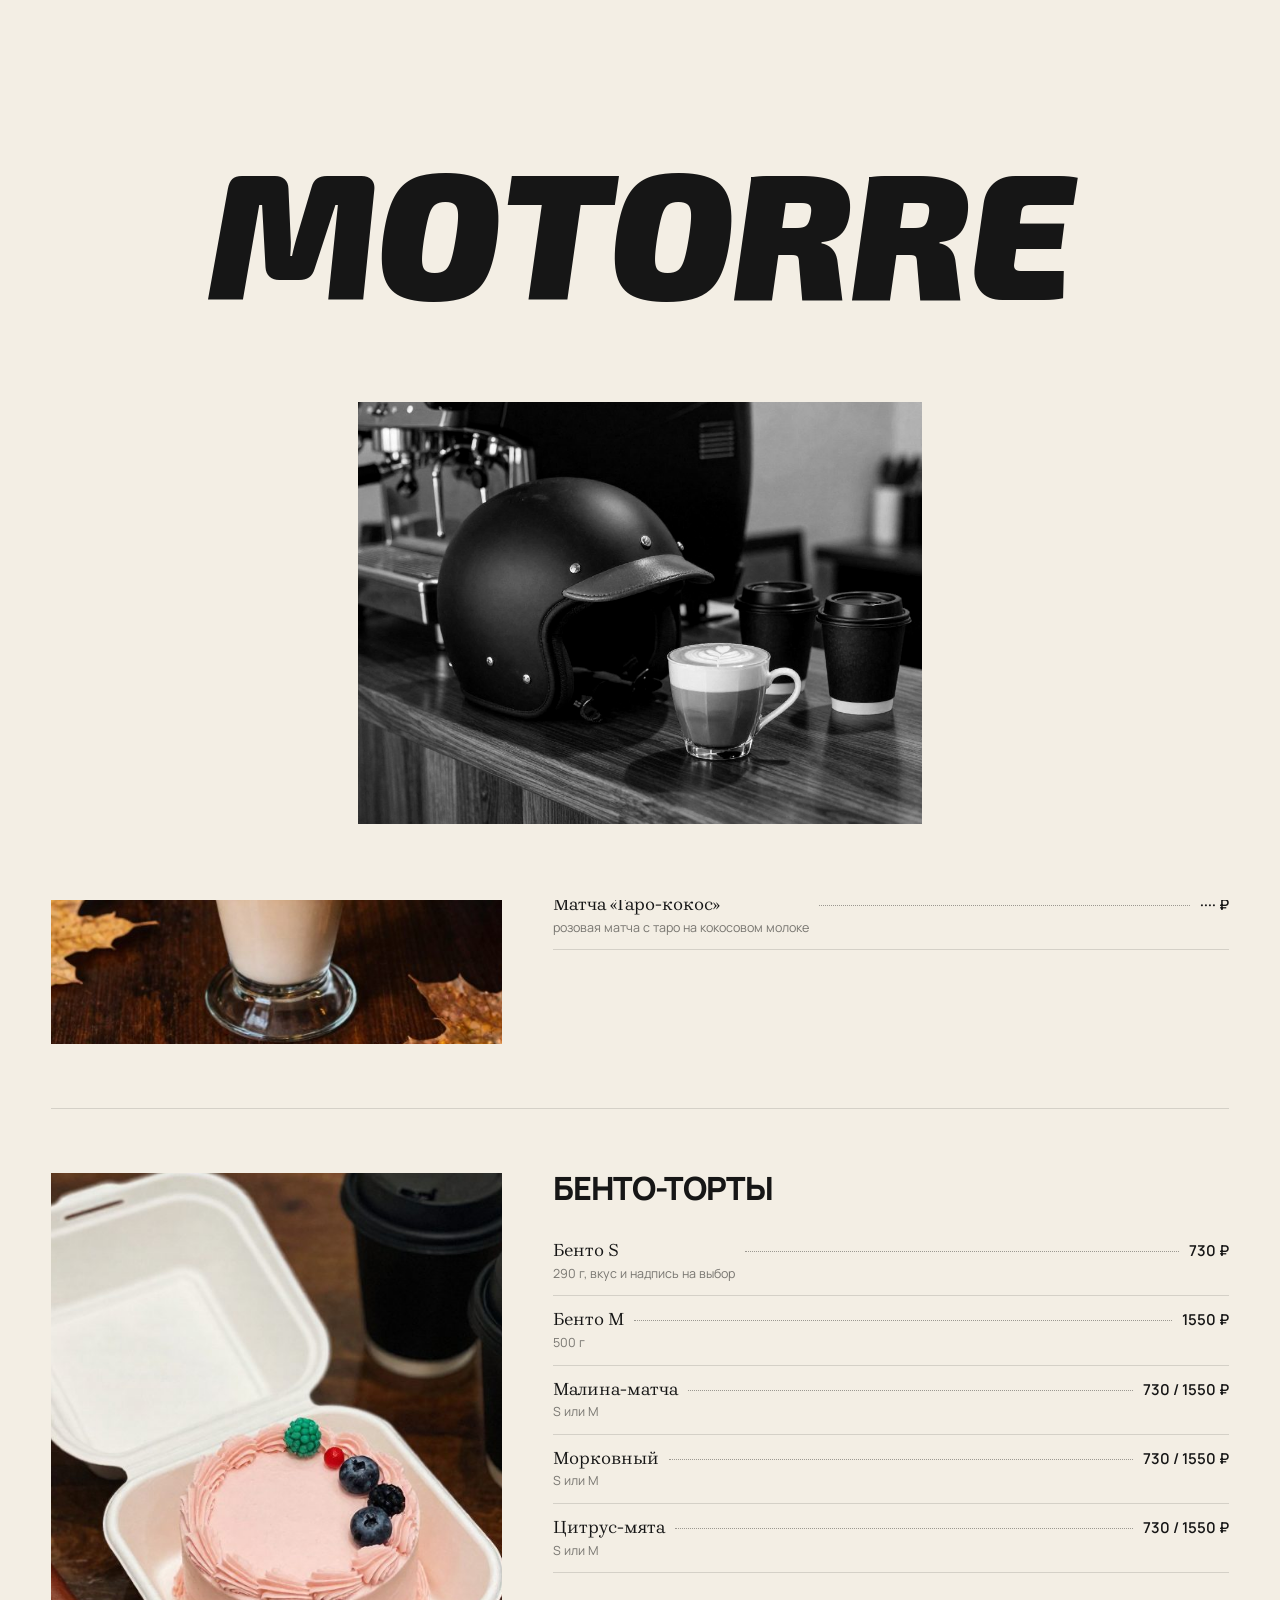
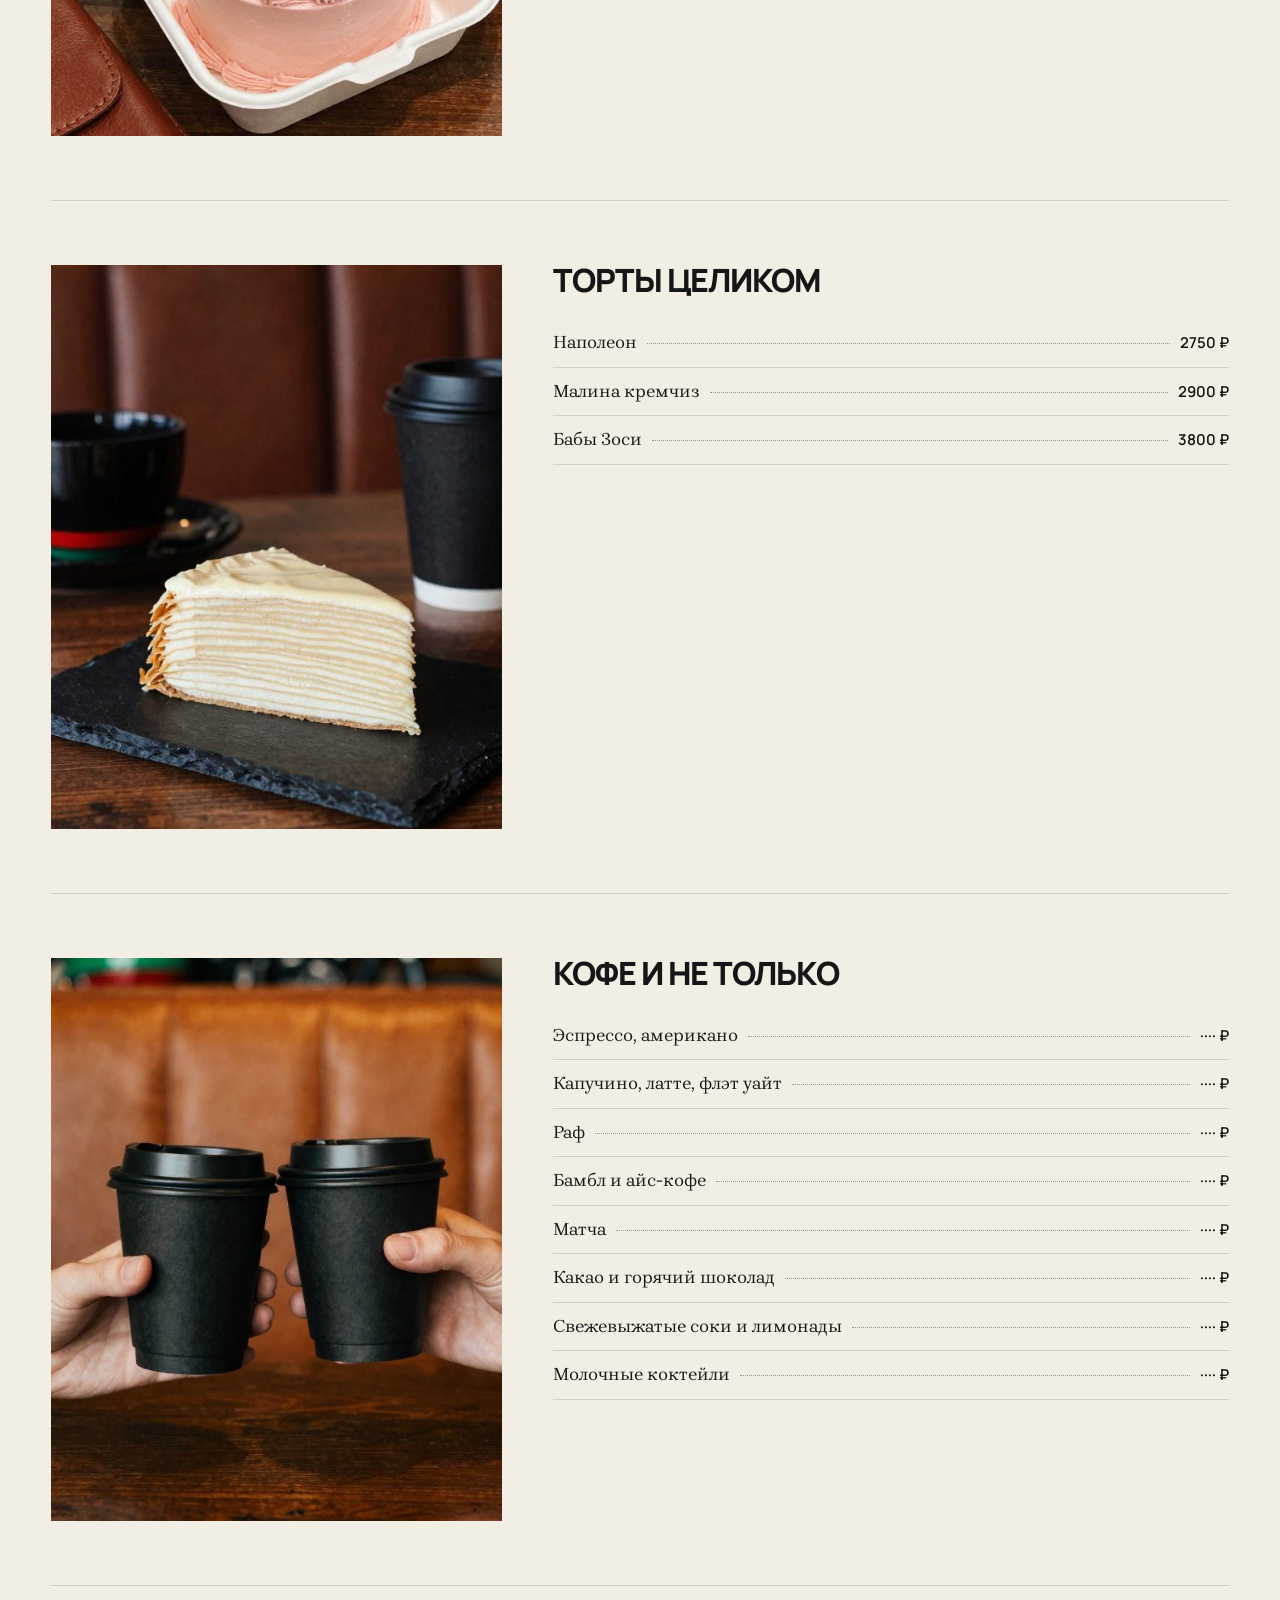
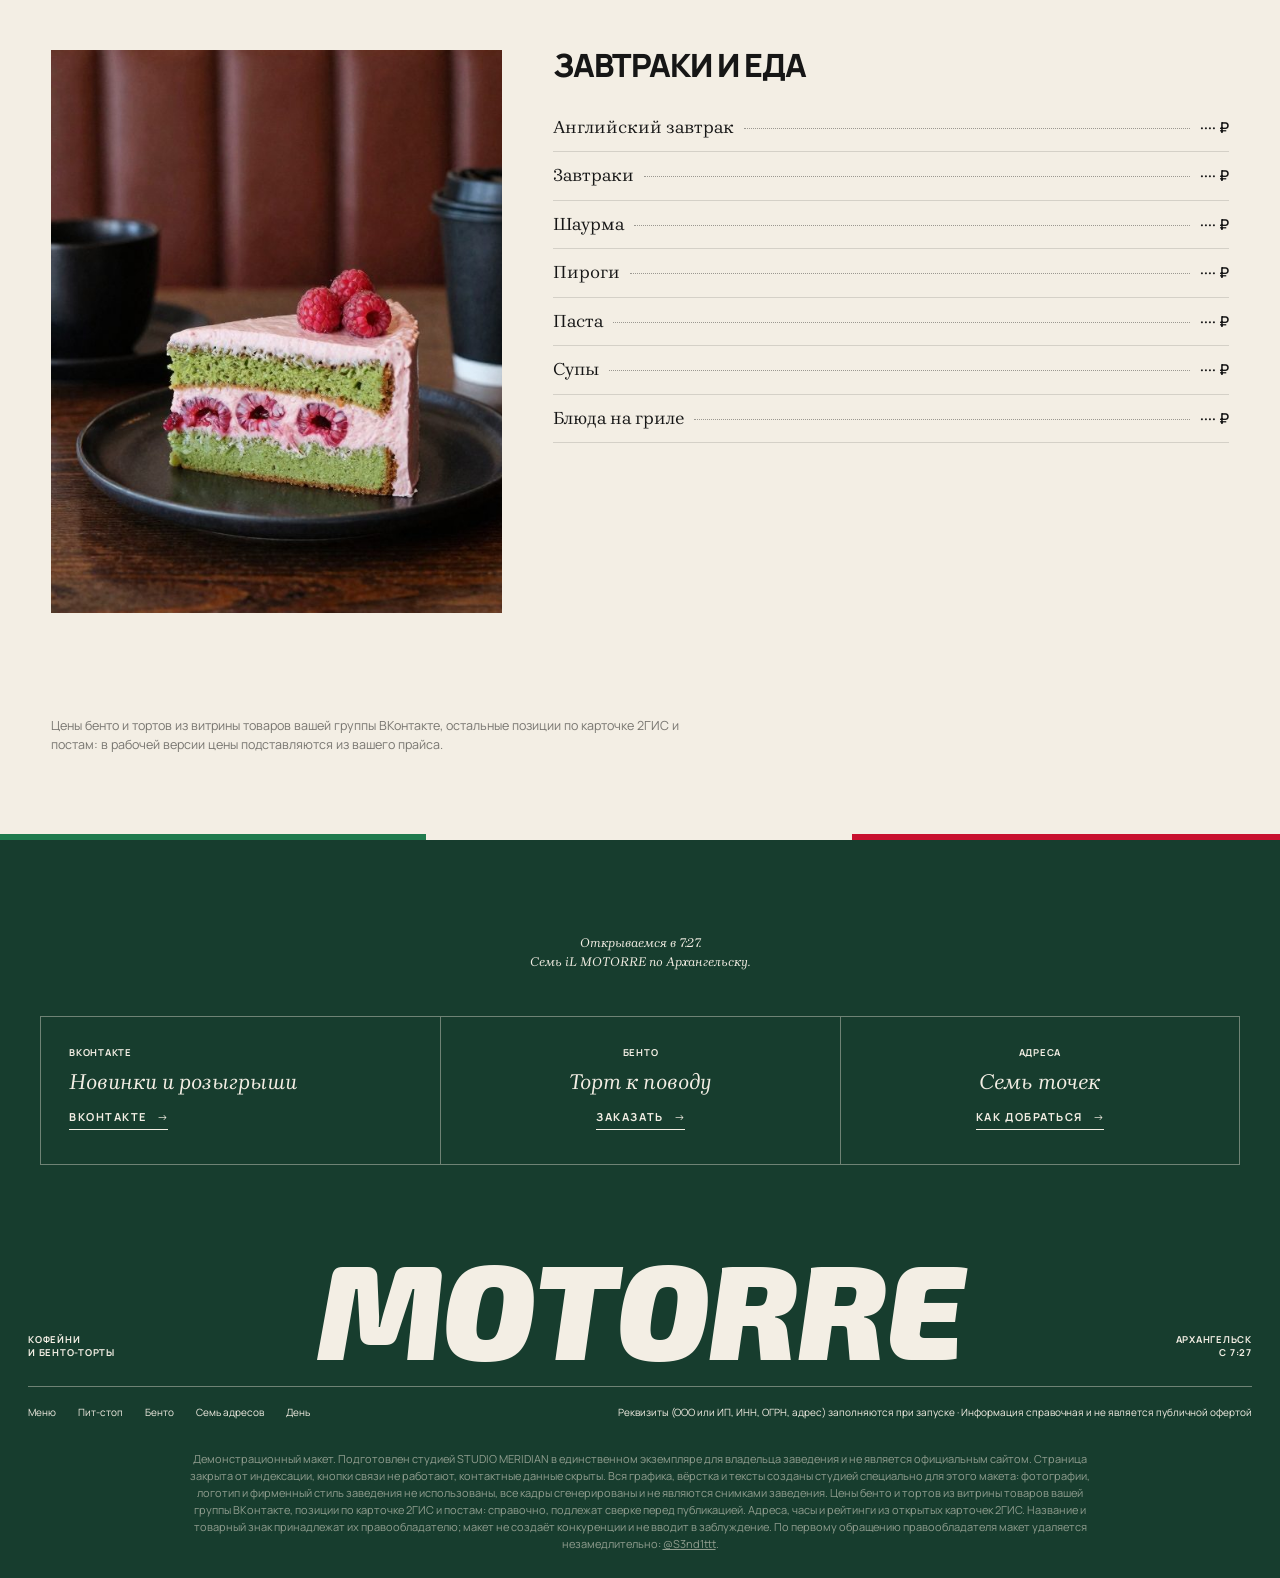
<file: menu/index.html>
<!DOCTYPE html>
<html lang="ru" data-v="1" data-base="../" class="nojs" data-tone="p">
<head>
<meta charset="UTF-8">
<meta name="viewport" content="width=device-width, initial-scale=1, viewport-fit=cover">
<meta name="robots" content="noindex, nofollow">
<title>Меню · Демо-макет сайта · STUDIO MERIDIAN</title>
<meta name="description" content="Меню кофеен iL MOTORRE в Архангельске: осенние напитки, бенто-торты, торты целиком, кофе, завтраки.">
<meta name="theme-color" content="#173D2E">
<meta property="og:type" content="website">
<meta property="og:title" content="Демо-макет сайта · STUDIO MERIDIAN">
<meta property="og:description" content="Меню кофеен iL MOTORRE в Архангельске: осенние напитки, бенто-торты, торты целиком, кофе, завтраки.">
<meta property="og:url" content="https://ilmotorre.meridianstud.ru/menu/">
<meta property="og:image" content="https://ilmotorre.meridianstud.ru/img/og.jpg?v=1">
<link rel="icon" href="data:image/svg+xml,%3Csvg xmlns='http://www.w3.org/2000/svg' viewBox='0 0 40 40'%3E%3Crect width='40' height='40' rx='8' fill='%23173D2E'/%3E%3Cpath d='M7 31L16 9h4L11 31z' fill='%231F9A5D'/%3E%3Cpath d='M15 31L24 9h4L19 31z' fill='%23fff'/%3E%3Cpath d='M23 31L32 9h4L27 31z' fill='%23E0283E'/%3E%3C/svg%3E">
<link rel="preload" href="../fonts/exo-italic-latin.woff2" as="font" type="font/woff2" crossorigin>
<link rel="preload" href="../fonts/manrope.woff2" as="font" type="font/woff2" crossorigin>
<link rel="stylesheet" href="../skin.css?v=3e9a153c">
<link rel="stylesheet" href="../venue.css?v=59a37b3d">
<noscript><style>.curtain{display:none}</style></noscript>
</head>
<body>
<p class="demo-strip">Демо-макет студии MERIDIAN · не является официальным сайтом заведения</p>
<div class="curtain" aria-hidden="true"><p class="wm"><span style="--i:0">m</span><span style="--i:1">o</span><span style="--i:2">t</span><span style="--i:3">o</span><span style="--i:4">r</span><span style="--i:5">r</span><span style="--i:6">e</span></p><div class="pic"><div class="pi"><img src="../img/h-motorre.jpg?v=1" alt="" decoding="async" width="1152" height="768"></div></div></div>
<div class="veil" aria-hidden="true"></div>
<header class="top">
  <nav class="nav" aria-label="Разделы"><a href="../menu/" aria-current="page">Меню</a><a href="../#pit">Пит-стоп</a><a href="../#bento">Бенто</a><a href="../gde/">Семь адресов</a><a href="../den/">День</a></nav>
  <button class="burger" type="button" aria-expanded="false" aria-controls="menu">Меню</button>
  <a class="logo" href="../" aria-label="iL MOTORRE, на главную"><svg class="lamp" viewBox="0 0 40 40" aria-hidden="true"><path d="M8 32L18 8h5L13 32z" fill="#1F7A4D"/><path d="M16 32L26 8h5L21 32z" fill="currentColor"/><path d="M24 32L34 8h5L29 32z" fill="#C8102E"/></svg><span>motorre</span></a>
  <div class="right"><span class="now" data-now></span><button type="button" data-hint="Телефон скрыт в демо. В рабочей версии кнопка сразу набирает номер.">Позвонить</button></div>
</header>
<div class="menu" id="menu" hidden><nav aria-label="Меню"><a href="../menu/" aria-current="page">Меню</a><a href="../#pit">Пит-стоп</a><a href="../#bento">Бенто</a><a href="../gde/">Семь адресов</a><a href="../den/">День</a></nav></div>
<main class="menu-p" data-bg="p">

  <section class="mh"><p class="kick">Кофе на скорости</p><h1 class="cap l rv"><span class="ln"><span>Меню</span></span></h1><nav class="mtabs" aria-label="Разделы меню"><a href="#osen">Осеннее меню</a><a href="#bento">Бенто-торты</a><a href="#torty">Торты целиком</a><a href="#kofe">Кофе и не только</a><a href="#eda">Завтраки и еда</a></nav></section>
  <section class="mcat" id="osen"><figure class="px"><img src="../img/m-pear.jpg?v=1" alt="Осеннее меню" loading="lazy" decoding="async" width="704" height="880"></figure><div><h2 class="cap m">Осеннее меню</h2><ul class="mlist"><li><span><b>Латте «Груша и взрывная карамель»</b><small>потрескивает в стакане, как в детстве</small></span><i></i><em>···· ₽</em></li><li><span><b>Горячий бамбл</b><small>апельсиновый сок, ириска, корица</small></span><i></i><em>···· ₽</em></li><li><span><b>Кофе по-явански</b><small>с какао и ванилью</small></span><i></i><em>···· ₽</em></li><li><span><b>Какао «Рафаэлло»</b><small>кокос и миндаль</small></span><i></i><em>···· ₽</em></li><li><span><b>Клюквенный чай</b><small>с корицей и натуральным мёдом</small></span><i></i><em>···· ₽</em></li><li><span><b>Матча «Таро-кокос»</b><small>розовая матча с таро на кокосовом молоке</small></span><i></i><em>···· ₽</em></li></ul></div></section>
  <section class="mcat" id="bento"><figure class="px"><img src="../img/m-bento.jpg?v=1" alt="Бенто-торты" loading="lazy" decoding="async" width="704" height="880"></figure><div><h2 class="cap m">Бенто-торты</h2><ul class="mlist"><li><span><b>Бенто S</b><small>290 г, вкус и надпись на выбор</small></span><i></i><em>730 ₽</em></li><li><span><b>Бенто M</b><small>500 г</small></span><i></i><em>1550 ₽</em></li><li><span><b>Малина-матча</b><small>S или M</small></span><i></i><em>730 / 1550 ₽</em></li><li><span><b>Морковный</b><small>S или M</small></span><i></i><em>730 / 1550 ₽</em></li><li><span><b>Цитрус-мята</b><small>S или M</small></span><i></i><em>730 / 1550 ₽</em></li></ul></div></section>
  <section class="mcat" id="torty"><figure class="px"><img src="../img/m-napoleon.jpg?v=1" alt="Торты целиком" loading="lazy" decoding="async" width="704" height="880"></figure><div><h2 class="cap m">Торты целиком</h2><ul class="mlist"><li><span><b>Наполеон</b></span><i></i><em>2750 ₽</em></li><li><span><b>Малина кремчиз</b></span><i></i><em>2900 ₽</em></li><li><span><b>Бабы Зоси</b></span><i></i><em>3800 ₽</em></li></ul></div></section>
  <section class="mcat" id="kofe"><figure class="px"><img src="../img/m-cups.jpg?v=1" alt="Кофе и не только" loading="lazy" decoding="async" width="704" height="880"></figure><div><h2 class="cap m">Кофе и не только</h2><ul class="mlist"><li><span><b>Эспрессо, американо</b></span><i></i><em>···· ₽</em></li><li><span><b>Капучино, латте, флэт уайт</b></span><i></i><em>···· ₽</em></li><li><span><b>Раф</b></span><i></i><em>···· ₽</em></li><li><span><b>Бамбл и айс-кофе</b></span><i></i><em>···· ₽</em></li><li><span><b>Матча</b></span><i></i><em>···· ₽</em></li><li><span><b>Какао и горячий шоколад</b></span><i></i><em>···· ₽</em></li><li><span><b>Свежевыжатые соки и лимонады</b></span><i></i><em>···· ₽</em></li><li><span><b>Молочные коктейли</b></span><i></i><em>···· ₽</em></li></ul></div></section>
  <section class="mcat" id="eda"><figure class="px"><img src="../img/m-matcha.jpg?v=1" alt="Завтраки и еда" loading="lazy" decoding="async" width="704" height="880"></figure><div><h2 class="cap m">Завтраки и еда</h2><ul class="mlist"><li><span><b>Английский завтрак</b></span><i></i><em>···· ₽</em></li><li><span><b>Завтраки</b></span><i></i><em>···· ₽</em></li><li><span><b>Шаурма</b></span><i></i><em>···· ₽</em></li><li><span><b>Пироги</b></span><i></i><em>···· ₽</em></li><li><span><b>Паста</b></span><i></i><em>···· ₽</em></li><li><span><b>Супы</b></span><i></i><em>···· ₽</em></li><li><span><b>Блюда на гриле</b></span><i></i><em>···· ₽</em></li></ul></div></section>
  <p class="mnote">Цены бенто и тортов из витрины товаров вашей группы ВКонтакте, остальные позиции по карточке 2ГИС и постам: в рабочей версии цены подставляются из вашего прайса.</p>
</main>
<footer class="foot" data-bg="g">
  <p class="quote">Открываемся в 7:27.<br>Семь iL MOTORRE по Архангельску.</p>
  <div class="boxes"><div class="box"><p class="k">ВКонтакте</p><p class="it">Новинки и розыгрыши</p><button class="btn" type="button" data-hint="В рабочей версии здесь ваша группа ВКонтакте.">ВКонтакте</button></div><div class="box"><p class="k">Бенто</p><p class="it">Торт к поводу</p><button class="btn" type="button" data-hint="В рабочей версии кнопка ведёт в ваши сообщения ВКонтакте.">Заказать</button></div><div class="box"><p class="k">Адреса</p><p class="it">Семь точек</p><a class="btn" href="../gde/">Как добраться</a></div></div>
  <div class="sig"><p class="k">Кофейни<br>и бенто-торты</p><p class="wm" aria-hidden="true">motorre</p><p class="k r">Архангельск<br>с 7:27</p></div>
  <div class="fine">
    <span><a href="../menu/">Меню</a><a href="../#pit">Пит-стоп</a><a href="../#bento">Бенто</a><a href="../gde/">Семь адресов</a><a href="../den/">День</a></span>
    <span>Реквизиты (ООО или ИП, ИНН, ОГРН, адрес) заполняются при запуске · Информация справочная и не является публичной офертой</span>
  </div>
  <p class="note">Демонстрационный макет. Подготовлен студией STUDIO MERIDIAN в единственном экземпляре для владельца заведения и не является официальным сайтом. Страница закрыта от индексации, кнопки связи не работают, контактные данные скрыты. Вся графика, вёрстка и тексты созданы студией специально для этого макета: фотографии, логотип и фирменный стиль заведения не использованы, все кадры сгенерированы и не являются снимками заведения. Цены бенто и тортов из витрины товаров вашей группы ВКонтакте, позиции по карточке 2ГИС и постам: справочно, подлежат сверке перед публикацией. Адреса, часы и рейтинги из открытых карточек 2ГИС. Название и товарный знак принадлежат их правообладателю; макет не создаёт конкуренции и не вводит в заблуждение. По первому обращению правообладателя макет удаляется незамедлительно: <a href="https://t.me/S3nd1ttt" target="_blank" rel="noopener">@S3nd1ttt</a>.</p>
</footer>
<div class="toast" role="status" aria-live="polite" hidden></div>
<a class="mer-badge" href="https://t.me/S3nd1ttt" target="_blank" rel="noopener">MERIDIAN · Демо</a>
<script src="../skin.js?v=77db7cbb"></script>
<script src="../venue.js?v=e5ddbf54"></script>
</body>
</html>
</file>
<file: skin.css>
/* DEMOKIT, кожа MAISON: каркас MAISON CAFÉ (шрифты Manrope и Brygada 1918, SIL OFL) для демо реальным заведениям.
   Палитра и шрифты в переменных :root, заведение переопределяет их в своём venue.css. Фон меняется по разделам data-bg. */
@font-face{font-family:'MSans';src:url(fonts/manrope.woff2) format('woff2');font-weight:400 800;font-display:swap}
@font-face{font-family:'MSerif';src:url(fonts/brygada.woff2) format('woff2');font-weight:400 700;font-style:normal;font-display:swap}
@font-face{font-family:'MSerif';src:url(fonts/brygada-italic.woff2) format('woff2');font-weight:400 700;font-style:italic;font-display:swap}

:root{
  --gr:#1E1E1C;--gr2:#282826;--pa:#F1EEE7;--li:#E2DBCC;--kr:#D3BE98;--ink:#171716;--cream:#E9E3D6;--brass:#D9B26F;--acc:var(--brass);--disp:var(--sans);
  --sans:'MSans',system-ui,sans-serif;--serif:'MSerif',Georgia,serif;
  --ease:cubic-bezier(.2,.8,.2,1);--eio:cubic-bezier(.77,0,.175,1);--eo:cubic-bezier(.25,.46,.45,.94);--hd:64px;
}
html{--bg:var(--gr);--fg:var(--cream);--mut:rgba(233,227,214,.58);--line:rgba(233,227,214,.16);--line2:rgba(233,227,214,.42);--tile:#4A5A4F}
html[data-tone=p]{--bg:var(--pa);--fg:var(--ink);--mut:rgba(23,23,22,.56);--line:rgba(23,23,22,.14);--line2:rgba(23,23,22,.4);--tile:#8E8982}
html[data-tone=l]{--bg:var(--li);--fg:var(--ink);--mut:rgba(23,23,22,.56);--line:rgba(23,23,22,.15);--line2:rgba(23,23,22,.4);--tile:#8E8982}
html[data-tone=k]{--bg:var(--kr);--fg:var(--ink);--mut:rgba(23,23,22,.6);--line:rgba(23,23,22,.18);--line2:rgba(23,23,22,.45);--tile:#8E8475}
html.en .ru,html:not(.en) .en{display:none}
*,*::before,*::after{box-sizing:border-box}
html,body{overflow-x:clip}
body{margin:0;background:var(--bg);color:var(--fg);font:400 15px/1.5 var(--sans);-webkit-font-smoothing:antialiased;transition:background-color .8s var(--ease),color .8s var(--ease)}
img,video{display:block;max-width:100%;height:auto}
a{color:inherit;text-decoration:none}
button,input{font:inherit;color:inherit}
button{background:none;border:0;padding:0;cursor:pointer}
figure{margin:0}
p{margin:0}
h1{margin:0;font:inherit}
.vh{position:absolute;width:1px;height:1px;overflow:hidden;clip:rect(0 0 0 0);white-space:nowrap}
:focus-visible{outline:1px solid currentColor;outline-offset:3px}

/* ── шрифтовые роли ── */
.cap{font:800 18px/.88 var(--disp);text-transform:uppercase;letter-spacing:-.035em;margin:0}
.cap.xl{font-size:clamp(56px,8.6vw,136px)}
.cap.l{font-size:clamp(40px,5.2vw,82px)}
.cap.m{font-size:clamp(24px,2.5vw,38px);line-height:.94;letter-spacing:-.03em}
.cap.s{font-size:15px;line-height:1.05;letter-spacing:-.01em}
.cap.s2{font-size:clamp(22px,2vw,28px);line-height:.95;letter-spacing:-.02em}
.kick{font:400 20px/1.2 var(--serif);margin-bottom:14px;letter-spacing:-.01em}
.lead{font-size:14px;line-height:1.5;margin-top:28px}
.k{font:700 9.5px/1.35 var(--sans);text-transform:uppercase;letter-spacing:.08em}
.btn{display:inline-block;border:1px solid var(--line2);padding:11px 28px;font:600 9.5px/1 var(--sans);text-transform:uppercase;letter-spacing:.12em;transition:background .3s,color .3s,border-color .3s}
.btn:hover{background:var(--fg);color:var(--bg);border-color:var(--fg)}

/* ── проявление заголовков по строкам (маска) и мягкое появление ── */
.ln{display:block;overflow:hidden;padding-bottom:.13em;margin-bottom:-.13em}
.ln>span{display:block;transform:translateY(108%);transition:transform 1.1s var(--ease)}
.ln:nth-child(2)>span{transition-delay:.09s}.ln:nth-child(3)>span{transition-delay:.18s}
.rv.in .ln>span{transform:none}
.rv-f{opacity:0;transform:translateY(16px);transition:opacity 1s var(--ease) .25s,transform 1s var(--ease) .25s}
.rv-f.in{opacity:1;transform:none}
html.nojs .ln>span,html.nojs .rv-f{transform:none;opacity:1}

/* ── шторка-загрузчик: знак, снизу поднимается кадр, потом шторка уходит вверх ── */
.curtain{position:fixed;inset:0;z-index:200;background:var(--pa);color:var(--ink);display:flex;flex-direction:column;align-items:center;justify-content:center;overflow:hidden;transition:transform 1.1s var(--eio)}
.curtain .wm{font:500 clamp(84px,14vw,230px)/.86 var(--serif);letter-spacing:-.045em;position:relative;z-index:2;overflow:hidden;padding:0 .04em .12em;white-space:nowrap}
.curtain .wm span{display:inline-block;transform:translateY(110%);transition:transform 1.25s var(--eio) calc(var(--i) * 45ms)}
.curtain .pic{width:min(44vw,620px);aspect-ratio:4/3;overflow:hidden;margin-top:-.1em;transform:translateY(80vh);transition:transform 1.6s var(--eio) .2s}
.curtain .pi{width:100%;height:100%;transform:translateY(-10%) scale(1.1);transition:transform 1.6s var(--eio) .2s}
.curtain .pic img{width:100%;height:100%;object-fit:cover;filter:grayscale(1) contrast(1.05)}
html.c1 .curtain .wm span{transform:none}
html.c1 .curtain .pic{transform:translateY(18%)}
html.c1 .curtain .pi{transform:translateY(0) scale(1.1)}
html.c2 .curtain{transform:translateY(-100%)}
html.c2 .curtain .pi{transform:translateY(40%) scale(1.2)}
html.quick .curtain{background:var(--gr);color:var(--cream);transition-duration:.8s}
html.quick .curtain .pic{display:none}
html.quick .curtain .wm span{transition-duration:.7s;transition-delay:calc(var(--i) * 18ms)}
html.c3 .curtain{display:none}
/* шторка между страницами: графит опускается сверху, новая страница открывается из-под неё */
.veil{position:fixed;inset:0;z-index:190;background:var(--gr);transform:translateY(-100%);transition:transform .75s var(--eio);pointer-events:none}
html.leaving .veil{transform:none}

/* ── шапка ── */
.top{position:sticky;top:0;z-index:50;height:var(--hd);display:grid;grid-template-columns:1fr auto 1fr;align-items:center;padding:0 28px;background:var(--bg);border-bottom:1px solid var(--line);transition:background-color .8s var(--ease),transform .5s cubic-bezier(.455,.03,.515,.955)}
html.hd-up .top{transform:translateY(-101%)}
.nav{display:flex;gap:22px;font-size:11.5px}
.nav a{position:relative;padding:4px 0}
.nav a::after{content:'';position:absolute;left:50%;bottom:-3px;height:1px;width:0;background:currentColor;transform:translateX(-50%);transition:width .5s cubic-bezier(.455,.03,.515,.955)}
.nav a:hover::after{width:100%}
.nav a[aria-current]::after{width:14px}
.nav a[aria-current]:hover::after{width:100%}
.logo{font:500 33px/1 var(--serif);letter-spacing:-.035em;white-space:nowrap}
.right{display:flex;justify-content:flex-end;align-items:center;gap:18px;font-size:11.5px;white-space:nowrap}
.langs{display:flex;gap:9px}
.langs button{color:var(--mut)}
.langs button[aria-pressed=true]{color:var(--fg)}
.burger{display:none;font-size:11.5px;justify-self:start}
.menu{position:fixed;inset:var(--hd) 0 0;z-index:49;background:var(--bg);padding:30px 24px}
.menu nav{display:flex;flex-direction:column;gap:6px}
.menu a{font:800 34px/1.05 var(--sans);text-transform:uppercase;letter-spacing:-.03em}

/* ── первый экран ── */
.hero{min-height:calc(100svh - var(--hd));display:flex;flex-direction:column;align-items:center;justify-content:center;text-align:center;padding:60px 24px 90px}
.hero .lead{max-width:520px}
.hero .btn{margin-top:30px}
.hbtns{display:flex;flex-wrap:wrap;justify-content:center;gap:10px}.hbtns .btn{margin:30px 0 0 !important}

/* ── пара видео: растёт по прокрутке ── */
.duo{height:190vh;--k:0}
.duo .stick{position:sticky;top:var(--hd);height:calc(100svh - var(--hd));display:grid;place-items:center}
.duo .pair{display:grid;grid-template-columns:1fr 1fr;width:calc(54vw + 36vw * var(--k));max-width:calc((100svh - var(--hd) - 60px) * 1.7)}
.duo figure{aspect-ratio:5/6;overflow:hidden;background:var(--gr2)}
.duo img,.duo video{width:100%;height:100%;object-fit:cover}

/* ── линейки и сетка пачек ── */
.ranges{padding:130px 24px 120px;text-align:center}
.grid{display:grid;grid-template-columns:repeat(3,1fr);gap:22px;max-width:1260px;margin:56px auto 50px;text-align:left}
.card{display:block}
.card .ph{position:relative;display:block;aspect-ratio:4/5;overflow:hidden;background:var(--tile)}
.card .ph img{position:absolute;inset:0;width:100%;height:100%;object-fit:cover;transition:opacity .6s var(--ease),transform 1.2s var(--ease)}
.card .ph .alt{opacity:0}
.card:hover .ph .alt{opacity:1}
.card:hover .ph img{transform:scale(1.025)}
.card .meta{display:grid;grid-template-columns:1fr auto;gap:2px 12px;padding:14px 0 6px}
.card .meta b{font:800 12.5px/1.2 var(--sans);text-transform:uppercase;letter-spacing:-.01em}
.card .meta .pr{position:relative;font-size:10.5px;padding-bottom:2px;align-self:start}
.card .meta .pr::after{content:'';position:absolute;left:0;right:0;bottom:0;height:1px;background:currentColor;transform:scaleX(0);transform-origin:left;transition:transform .5s cubic-bezier(.455,.03,.515,.955)}
.card:hover .meta .pr::after{transform:scaleX(1)}
.card .meta small{grid-column:1/-1;font-size:11px;color:var(--mut)}
.card[hidden]{display:none}
.tabs{display:flex;flex-wrap:wrap;justify-content:center;gap:8px;margin-top:36px}
.tabs button{border:1px solid var(--line);padding:9px 16px;font:600 9.5px/1 var(--sans);text-transform:uppercase;letter-spacing:.1em}
.tabs button[aria-pressed=true]{background:var(--fg);color:var(--bg);border-color:var(--fg)}
.shop .grid{margin-top:40px}
.banner{padding:140px 24px;text-align:center}
.banner .lead{max-width:460px;margin:26px auto 0}

/* ── парящий коллаж ── */
.collage{position:relative;padding:40px 0 120px}
.fl{position:relative;height:150vh;max-width:1400px;margin:0 auto}
.fl figure{position:absolute;overflow:hidden;background:var(--gr2);will-change:transform}
.fl img{width:100%;height:100%;object-fit:cover}
.fl .c0{left:50%;top:6vh;width:min(36vw,520px);aspect-ratio:3/4;margin-left:calc(min(36vw,520px) / -2);z-index:1}
.fl .c1{left:12%;top:26vh;width:11vw;aspect-ratio:4/5;z-index:2}
.fl .c2{right:13%;top:12vh;width:10vw;aspect-ratio:3/4}
.fl .c3{left:23%;top:96vh;width:10vw;aspect-ratio:1;z-index:2}
.fl .c4{right:22%;top:104vh;width:11vw;aspect-ratio:1;z-index:2}
.fl .c5{left:6%;top:70vh;width:9vw;aspect-ratio:1}
.collage .say{text-align:center;padding:0 24px;margin-top:-8vh;position:relative;z-index:3}
.collage .say .btn{margin-top:30px}

/* ── обжарка во всю ширину ── */
.roast .wide{height:100svh;overflow:hidden;background:var(--gr2)}
.roast .wide img,.roast .wide video{width:100%;height:100%;object-fit:cover;transform:scale(var(--z,1.12));will-change:transform}

/* ── кофейни на главной ── */
.stores{padding:120px 24px 110px;text-align:center}
.rows{max-width:1400px;margin:44px auto 40px;border-top:1px solid var(--line);text-align:left}
.ex{border-bottom:1px solid var(--line);transition:background .4s}
.ex.open{background:rgba(255,255,255,.05)}
.row{display:grid;grid-template-columns:auto 1fr auto;align-items:baseline;gap:16px;width:100%;text-align:left;padding:22px 18px 18px;transition:padding .5s var(--ease)}
.row b{font:800 clamp(24px,3.6vw,54px)/.95 var(--sans);letter-spacing:-.035em;text-transform:uppercase}
.row .ad{font:400 clamp(13px,1.5vw,22px)/1.2 var(--serif);color:var(--mut)}
.row .more{display:flex;align-items:center;gap:10px;font:600 9px/1 var(--sans);text-transform:uppercase;letter-spacing:.1em;opacity:.55;transition:opacity .3s}
.row .more svg{width:22px;height:22px;border-radius:50%;transition:transform .5s var(--ease),background .5s,color .5s}
.row:hover{padding-left:28px}
.row:hover .more,.ex.open .more{opacity:1}
.row:hover .more svg{background:var(--fg);color:var(--bg)}
.ex.open .more svg{transform:rotate(45deg)}
.exb{display:grid;grid-template-rows:0fr;transition:grid-template-rows .9s cubic-bezier(.645,.045,.355,1)}
.ex.open .exb{grid-template-rows:1fr}
.exi{overflow:hidden}
.drag{display:flex;gap:16px;overflow-x:auto;scrollbar-width:none;padding:6px 18px 40px;cursor:grab;user-select:none;-webkit-user-select:none}
.drag::-webkit-scrollbar{display:none}
.drag.grabbing{cursor:grabbing}
.drag figure{flex:0 0 min(22vw,300px);aspect-ratio:2/3;overflow:hidden;background:var(--gr2)}
.drag img{width:100%;height:100%;object-fit:cover;pointer-events:none}
.drag .info{flex:0 0 260px;display:flex;flex-direction:column;justify-content:flex-end;gap:14px;padding:0 10px}
.drag .info .it{font:italic 400 22px/1.2 var(--serif)}
.drag .info .k{color:var(--mut)}
.drag .info .btn{align-self:flex-start}

/* ── плейлист: курсивная бегущая строка, обложка у курсора ── */
.playlist{padding:110px 0 120px;text-align:center;position:relative}
.mqs{margin:40px 0 44px}
.mq{overflow:hidden;white-space:nowrap}
.mqi{display:inline-block;font:italic 400 max(36px,5.4vw)/1.2 var(--serif);letter-spacing:-.02em;animation:mq 90s linear infinite}
.mq.rev .mqi{animation-direction:reverse;animation-duration:110s}
.mqs:hover .mqi{animation-play-state:paused}
.tr{padding:0 .12em;transition:color .3s}
.mqs:hover .tr{color:var(--mut)}
.mqs .tr:hover{color:var(--fg)}
@keyframes mq{to{transform:translateX(-50%)}}
.cover{position:fixed;left:0;top:0;width:200px;aspect-ratio:1;pointer-events:none;z-index:40;opacity:0;transform:translate(-50%,-50%) scale(.85);transition:opacity .25s,transform .35s var(--ease)}
.cover.on{opacity:1;transform:translate(-50%,-50%) scale(1)}
.cover img{width:100%;height:100%;object-fit:cover;box-shadow:0 18px 40px rgba(0,0,0,.35)}
.pl-note{margin-top:14px;font-size:12px;color:var(--mut)}

/* ── подвал ── */
.foot{background:var(--gr);color:var(--cream);--mut:rgba(233,227,214,.58);--line:rgba(233,227,214,.16);--line2:rgba(233,227,214,.42);padding:100px 28px 26px}
.foot .quote{text-align:center;font-size:13px;line-height:1.45}
.boxes{display:grid;grid-template-columns:repeat(3,1fr);max-width:1200px;margin:44px auto 90px;border:1px solid var(--line2)}
.box{padding:30px 28px 34px;display:flex;flex-direction:column;align-items:center;text-align:center;gap:10px}
.box+.box{border-left:1px solid var(--line2)}
.box:first-child{align-items:flex-start;text-align:left}
.box .it{font:italic 400 22px/1.15 var(--serif);margin-bottom:6px}
.mail{display:flex;width:min(260px,100%);border-bottom:1px solid var(--line2)}
.mail input{flex:1;min-width:0;background:none;border:0;padding:8px 0;font-size:12px;outline:0}
.mail input::placeholder{color:var(--mut)}
.mail button{padding:0 4px}
.said{font-size:11px;color:var(--mut)}
.foot .btn:hover{background:var(--cream);color:var(--gr);border-color:var(--cream)}
.sig{display:grid;grid-template-columns:1fr auto 1fr;align-items:end;max-width:1400px;margin:0 auto;padding-bottom:26px;border-bottom:1px solid var(--line2)}
.sig .wm{font:500 clamp(70px,10.5vw,168px)/.78 var(--serif);letter-spacing:-.05em;white-space:nowrap}
.sig .r{text-align:right}
.fine{display:flex;justify-content:space-between;gap:20px;flex-wrap:wrap;max-width:1400px;margin:18px auto 0;font-size:10px}
.fine span:first-child{display:flex;gap:22px}
.fine a:hover{text-decoration:underline}
.foot .note{max-width:1400px;margin:22px auto 0;font-size:10.5px;line-height:1.5;color:var(--mut)}
.foot .note a{text-decoration:underline}

/* ── корзина ── */
.cart{position:fixed;inset:0;z-index:120;background:rgba(10,10,9,.42);opacity:0;visibility:hidden;transition:opacity .4s,visibility .4s}
.cart.open{opacity:1;visibility:visible}
.cart .panel{position:absolute;top:0;right:0;bottom:0;width:min(440px,100%);background:var(--pa);color:var(--ink);display:flex;flex-direction:column;transform:translateX(100%);transition:transform .6s var(--ease)}
.cart.open .panel{transform:none}
.cart .hd{display:flex;justify-content:space-between;align-items:center;padding:0 24px;height:var(--hd);border-bottom:1px solid rgba(23,23,22,.14)}
.cart .x{font-size:11.5px}
.cart .body{flex:1;overflow:auto;padding:22px 24px}
.cart ul{list-style:none;margin:0;padding:0}
.cart li{display:grid;grid-template-columns:72px 1fr auto;gap:14px;align-items:center;padding:12px 0;border-bottom:1px solid rgba(23,23,22,.12)}
.cart li img{width:72px;aspect-ratio:4/5;object-fit:cover;background:#8E8982}
.cart li b{display:block;font:800 12px/1.2 var(--sans);text-transform:uppercase}
.cart li small{display:block;font-size:11px;color:rgba(23,23,22,.6);margin-top:3px}
.cart .q{display:flex;align-items:center;gap:10px;font-size:12px}
.cart .q button{width:22px;height:22px;border:1px solid rgba(23,23,22,.3)}
.cart .sum{display:flex;justify-content:space-between;margin:20px 0;font:800 13px/1 var(--sans);text-transform:uppercase}
.cart .go{display:block;text-align:center;background:var(--ink);color:var(--pa);padding:15px;font:600 10px/1 var(--sans);text-transform:uppercase;letter-spacing:.12em}
.cart .fine2{margin-top:12px;font-size:11px;color:rgba(23,23,22,.6)}
.cart .empty{text-align:center;padding-top:60px}
.cart .empty p{font:italic 400 22px/1.2 var(--serif);margin-bottom:22px}
.cart .empty .btn{border-color:rgba(23,23,22,.4)}

/* ── страница товара ── */
.pdp .buy{display:grid;grid-template-columns:minmax(0,1.62fr) minmax(320px,1fr);border-bottom:1px solid var(--line)}
.pics{display:grid;grid-template-columns:1.62fr 1fr}
.pics figure{overflow:hidden;background:var(--tile)}
.pics .a{grid-column:1/-1;aspect-ratio:1/1.02}
.pics .b,.pics .c{aspect-ratio:1/1}
.pics .c{aspect-ratio:auto}
.pics img{width:100%;height:100%;object-fit:cover}
.panel{border-left:1px solid var(--line)}
.panel .in{position:sticky;top:var(--hd);padding:36px 40px 44px}
.panel .k{color:var(--mut)}
.panel h1{margin-top:10px}
.notes{font:italic 400 15px/1.35 var(--serif);margin-top:12px}
.price{font-size:13px;margin-top:14px}
.opt{margin-top:22px}
.seg{display:flex;flex-wrap:wrap;gap:6px;margin-top:8px}
.seg button{border:1px solid var(--line);padding:8px 12px;font-size:11px}
.seg button[aria-pressed=true]{border-color:var(--fg)}
.addrow{display:grid;grid-template-columns:auto 1fr;gap:8px;margin-top:24px}
.qty{display:flex;align-items:center;border:1px solid var(--line2)}
.qty button{width:34px;height:40px}
.qty span{min-width:20px;text-align:center;font-size:12px}
.add{background:var(--fg);color:var(--bg);font:600 9.5px/1 var(--sans);text-transform:uppercase;letter-spacing:.12em;transition:opacity .3s}
.add:hover{opacity:.85}
.add.done{opacity:.6}
.pts{list-style:none;padding:0;margin:24px 0 30px}
.panel dl{margin:0}
.panel dl div{display:grid;grid-template-columns:110px 1fr;gap:14px;padding:16px 0;border-top:1px solid var(--line2)}
.panel dt{font:800 9px/1.4 var(--sans);text-transform:uppercase;letter-spacing:.06em}
.panel dd{margin:0;font-size:11.5px;line-height:1.45}
.act{display:grid;grid-template-columns:minmax(0,1.62fr) minmax(320px,1fr);border-bottom:1px solid var(--line)}
.act .cell{border-bottom:1px solid var(--line)}
.act .cell:nth-child(odd){border-right:1px solid var(--line)}
.act .circ{display:grid;place-items:center;padding:60px}
.act .circ .px{width:min(30vw,380px);aspect-ratio:1;border-radius:50%;background:var(--tile)}
.act .txt{padding:46px 40px;display:flex;flex-direction:column;justify-content:center;gap:18px}
.act .txt.c{align-items:center;text-align:center}
.act .wide2{min-height:44vh;position:relative;background:var(--tile)}
.act .wide2 .px{position:absolute;inset:0}
.act .sm{font-size:12px;max-width:260px;color:var(--mut)}
.sign{width:90px;height:52px}
.ranges.more{padding-top:110px}

/* ── кофейни: список и своя карта ── */
.find{display:grid;grid-template-columns:400px 1fr;height:calc(100svh - var(--hd))}
.find .list{padding:30px 28px;overflow:auto;border-right:1px solid var(--line)}
.find .q{width:100%;border:1px solid var(--line2);background:none;padding:12px 14px;font-size:11px;letter-spacing:.06em;text-transform:uppercase;outline:0}
.find .q::placeholder{color:var(--mut)}
.spots{list-style:none;margin:20px 0 0;padding:0}
.spots button{display:block;width:100%;text-align:left;padding:18px 0;border-bottom:1px solid var(--line)}
.spots b{display:block;font:800 13px/1.2 var(--sans);text-transform:uppercase;letter-spacing:-.01em}
.spots .ad{display:block;font:400 13px/1.3 var(--serif);margin:6px 0 4px}
.spots .k{color:var(--mut)}
.spots button[aria-current] b{text-decoration:underline;text-underline-offset:4px}
.mapbox{position:relative;overflow:hidden;background:#DCD5C6;touch-action:none;cursor:grab}
.mapbox.grab{cursor:grabbing}
.mapbox .layer{position:absolute;left:0;top:0;transform-origin:0 0}
.mapbox .layer svg{display:block}
.mapbox .zoom{position:absolute;right:16px;top:16px;z-index:3;display:flex;flex-direction:column;border:1px solid rgba(23,23,22,.3);background:var(--pa)}
.mapbox .zoom button{width:34px;height:34px;color:var(--ink)}
.mapbox .zoom button+button{border-top:1px solid rgba(23,23,22,.2)}
.mapbox .attr{position:absolute;right:10px;bottom:8px;z-index:3;font-size:9.5px;color:rgba(23,23,22,.65);background:rgba(241,238,231,.8);padding:2px 6px}
.pin{position:absolute;z-index:2;width:34px;height:34px;margin:-17px 0 0 -17px;border-radius:50%;background:var(--ink);color:var(--pa);display:grid;place-items:center;font:500 19px/1 var(--serif);box-shadow:0 0 0 3px var(--pa);transition:transform .3s var(--ease)}
.pin::before{content:'m';margin-top:-3px}
.pin i{position:absolute;left:44px;top:50%;transform:translateY(-50%);white-space:nowrap;font:800 10px/1 var(--sans);font-style:normal;text-transform:uppercase;letter-spacing:.04em;color:var(--ink);background:var(--pa);padding:6px 8px;opacity:0;transition:opacity .3s;pointer-events:none}
.pin.on{transform:scale(1.18)}
.pin.on i,.pin:hover i{opacity:1}

/* ── день сети ── */
.dh{text-align:center;padding:70px 24px 60px}
.script{font:italic 400 clamp(88px,13vw,210px)/.92 var(--serif);letter-spacing:-.03em;margin:0}
.dh .lead{margin-top:18px}
.mas{display:grid;grid-template-columns:repeat(3,1fr);gap:44px;max-width:1260px;margin:0 auto;padding:20px 24px 130px}
.mas .col{display:flex;flex-direction:column;gap:56px}
.mas .col:nth-child(2){padding-top:110px}
.mas .col:nth-child(3){padding-top:40px}
.mas .px{background:var(--tile)}
.mas .t .px{aspect-ratio:3/4}
.mas .w .px{aspect-ratio:4/3}
.mas .cap2{display:grid;gap:4px;margin-top:12px;font-size:12px;line-height:1.45}
.mas .cap2 .k{color:var(--mut)}
.mas .cap2 b{font:800 12.5px/1.2 var(--sans);text-transform:uppercase}
.qt{border:1px solid var(--line2);padding:28px 26px;display:flex;flex-direction:column;gap:22px;min-height:220px;justify-content:space-between}
.qt .cap{font-size:clamp(20px,1.8vw,26px)}

/* ── вакансии ── */
.jh{text-align:center;padding:90px 24px 70px}
.jh .big{font:400 clamp(28px,3.3vw,50px)/1.14 var(--serif);max-width:1000px;margin:22px auto 0;letter-spacing:-.015em}
.jg{display:grid;grid-template-columns:1.2fr 1fr;gap:64px;align-items:center;max-width:1240px;margin:0 auto;padding:0 24px 90px}
.jg .px{aspect-ratio:4/3;background:var(--tile)}
.jg .sm{font-size:13px;line-height:1.55;margin:16px 0 26px;max-width:420px}
.roles{list-style:none;margin:0;padding:0;border-top:1px solid var(--line2)}
.roles li{display:grid;grid-template-columns:1fr auto;gap:2px 16px;padding:14px 0;border-bottom:1px solid var(--line2)}
.roles b{font:800 13px/1.2 var(--sans);text-transform:uppercase}
.roles .ad{font:400 13px/1.3 var(--serif);grid-column:1}
.roles .k{grid-row:1/3;grid-column:2;align-self:center;color:var(--mut)}
.jbox{padding:0 24px 130px}
.jbox .frame{max-width:760px;margin:0 auto;border:1px solid var(--line2);padding:64px 24px;text-align:center;display:flex;flex-direction:column;align-items:center;gap:16px}
.jbox .it{font:italic 400 30px/1.1 var(--serif)}
.jbox .tg{font:800 20px/1.2 var(--sans);border-bottom:1px solid currentColor;padding-bottom:2px}
.jbox .k{color:var(--mut)}

/* ── о нас ── */
.about{background-image:radial-gradient(rgba(255,255,255,.035) 1px,transparent 1px);background-size:3px 3px}
.ah{position:relative;max-width:1060px;margin:0 auto;padding:130px 24px 110px}
.ah .who{position:absolute;right:24px;top:40px;text-align:right;color:var(--mut)}
.ah .big{font:400 clamp(26px,2.9vw,44px)/1.2 var(--serif);letter-spacing:-.015em}
.ah .big+.big{margin-top:.6em}
.trio{display:grid;grid-template-columns:1fr 1.25fr 1fr;gap:18px;padding:0 28px 110px;align-items:end}
.trio .px{aspect-ratio:3/4;background:var(--tile)}
.trio .tf:nth-child(2) .px{aspect-ratio:4/5}
.trio .tf .k{margin-top:10px;color:var(--mut)}
.nums{display:grid;grid-template-columns:repeat(4,1fr);border-top:1px solid var(--line);border-bottom:1px solid var(--line);margin:0 28px 110px}
.nums div{padding:34px 24px;display:flex;flex-direction:column;gap:10px}
.nums div+div{border-left:1px solid var(--line)}
.nums b{font:800 clamp(44px,5vw,76px)/.9 var(--sans);letter-spacing:-.04em}

/* ── кадры в рамках: внутри чуть больше рамки, едут при прокрутке, при появлении уменьшаются со 110 % ── */
.px{position:relative;overflow:hidden}
.px>img,.px>video{display:block;width:100%;height:100%;object-fit:cover;scale:1.26;translate:0 var(--py,0px);transition:scale 1.8s var(--eo)}
.px.in>img,.px.in>video{scale:1.14}
.pics .px>img{scale:1.08;object-position:50% 58%}
.pics .px.in>img{scale:1.03}
.duo .px>video,.duo .px>img{scale:1.08}
.duo .px.in>video,.duo .px.in>img{scale:1.02}
.sd img{scale:1.1;transition:opacity .6s var(--ease),transform 1.2s var(--ease),scale 1.6s var(--eo)}
.sd.in img{scale:1}
.cap.xxl{font-size:clamp(56px,10.3vw,190px);line-height:.82}
.btn.dark{background:var(--ink);color:var(--pa);border-color:var(--ink)}
.btn.dark:hover{background:transparent;color:var(--ink)}
.foot .fine a{position:relative}
.foot .fine a::after{content:'';position:absolute;left:0;right:0;top:calc(100% + 3px);height:1px;background:currentColor;transform:scaleX(0);transition:transform .5s cubic-bezier(.455,.03,.515,.955)}
.foot .fine a:hover{text-decoration:none}
.foot .fine a:hover::after{transform:scaleX(1)}

/* ── страница сорта: свежесть, вкус, рецепт, подписка, пара, финал, плашка ── */
.fresh{display:flex;align-items:center;gap:8px;font-size:11.5px;margin-top:10px}
.fresh i{width:7px;height:7px;border-radius:50%;background:#6E9B5C;box-shadow:0 0 0 0 rgba(110,155,92,.6);animation:pulse 2.4s infinite}
@keyframes pulse{70%{box-shadow:0 0 0 7px rgba(110,155,92,0)}100%{box-shadow:0 0 0 0 rgba(110,155,92,0)}}
.bars{display:grid;gap:7px;margin-top:20px}
.bar{display:grid;grid-template-columns:96px 1fr;align-items:center}
.bar .k{color:var(--mut)}
.bar .dots{display:flex;gap:4px}
.bar i{width:22px;height:4px;background:var(--line);transition:background .6s}
.bar i.on{background:var(--fg)}
.rc{font:italic 400 13.5px/1.4 var(--serif);margin-top:10px;padding-left:12px;border-left:1px solid var(--line2)}
.seg b{font-weight:800;margin-left:4px}
.add{position:relative;overflow:hidden}
.add .t2{position:absolute;inset:0;display:grid;place-items:center;transform:translateY(100%);transition:transform .5s var(--eio)}
.add .t1{display:block;transition:transform .5s var(--eio)}
.add.done .t1{transform:translateY(-140%)}
.add.done .t2{transform:none}
.pairl{display:grid;gap:4px;margin-top:6px;padding:16px 0 0;border-top:1px solid var(--line2)}
.pairl .k{color:var(--mut)}
.pairl b{font:800 13px/1.2 var(--sans);text-transform:uppercase}
.pairl small{font-size:11.5px;color:var(--mut)}
.pairl:hover b{text-decoration:underline;text-underline-offset:3px}
.closing{text-align:center;padding:130px 24px 140px;border-top:1px solid var(--line)}
.closing .big{font:400 clamp(26px,3vw,46px)/1.2 var(--serif);letter-spacing:-.015em;max-width:1000px;margin:0 auto 34px}
.pwrap{position:relative;min-width:0}
.gdots{display:none}
.mbar{display:none}
[data-cart] .bump{display:inline-block;animation:bump .5s var(--ease)}
@keyframes bump{40%{transform:scale(1.5)}}

/* ── корзина: порог доставки, подписка, пара ── */
.cart .ship{margin:4px 0 18px;font-size:11.5px}
.cart .ship .tr2{height:3px;background:rgba(23,23,22,.12);margin-top:8px;overflow:hidden}
.cart .ship .tr2 i{display:block;height:100%;background:var(--ink);transition:width .6s var(--ease)}
.cart li small em{font-style:normal;color:#6E8B5C}
.cart .sugg{display:grid;grid-template-columns:56px 1fr auto;gap:12px;align-items:center;margin:18px 0 6px;padding:12px;border:1px solid rgba(23,23,22,.14)}
.cart .sugg img{width:56px;aspect-ratio:4/5;object-fit:cover;background:#8E8982}
.cart .sugg b{display:block;font:800 11px/1.2 var(--sans);text-transform:uppercase}
.cart .sugg small{font-size:11px;color:rgba(23,23,22,.6)}
.cart .sugg button{border:1px solid rgba(23,23,22,.4);padding:8px 10px;font:600 9px/1 var(--sans);text-transform:uppercase;letter-spacing:.08em}
.cart .sumrow{display:flex;justify-content:space-between;font-size:12px;margin-top:6px}

/* ── кофейни: под выбранной три кадра ── */
.spots .sx{display:none;padding:0 0 18px}
.spots li.on .sx{display:block;animation:fin .6s var(--ease)}
.spots .sx .it{font:italic 400 15px/1.3 var(--serif);margin-bottom:10px}
.spots .th{display:grid;grid-template-columns:repeat(3,1fr);gap:6px}
.spots .th img{width:100%;aspect-ratio:3/4;object-fit:cover;background:var(--tile)}
@keyframes fin{from{opacity:0;transform:translateY(8px)}}

/* ── сотрудничество ── */
.ch{text-align:center;padding:110px 24px 70px}
.ch .big{font:400 clamp(24px,2.6vw,40px)/1.2 var(--serif);max-width:860px;margin:26px auto 0}
.dirs{max-width:1240px;margin:0 auto;padding:0 24px 60px;display:grid;gap:70px}
.dir{display:grid;grid-template-columns:1fr 1fr;gap:60px;align-items:center}
.dir:nth-child(even) .px{order:2}
.dir .px{aspect-ratio:4/3;background:var(--tile)}
.dir .k{color:var(--mut);margin-bottom:12px}
.dir .sm{font-size:13.5px;line-height:1.55;margin-top:18px;max-width:420px}
.partners{text-align:center;padding:60px 24px 90px}
.partners .pl{font:italic 400 clamp(24px,3vw,44px)/1.35 var(--serif);max-width:1100px;margin:18px auto 0}
.partners .note2{font-size:11px;color:var(--mut);margin-top:14px}
.collab .jbox .btn{margin-top:10px}

/* ── 404 ── */
.nf{min-height:calc(100svh - var(--hd));display:flex;flex-direction:column;align-items:center;justify-content:center;text-align:center;padding:60px 24px}
.nf .btn{margin-top:30px}

/* ── телефон и планшет ── */
@media (max-width:900px){
  :root{--hd:58px}
  .top{padding:0 18px}
  .nav{display:none}
  .burger{display:block}
  .logo{font-size:25px}
  .right{gap:10px}
  .grid{grid-template-columns:1fr 1fr;gap:14px}
  .duo{height:150vh}
  .duo .pair{width:calc(84vw + 10vw * var(--k))}
  .fl{height:120vh}
  .fl .c0{width:62vw;margin-left:-31vw}
  .fl .c1,.fl .c2,.fl .c3,.fl .c4,.fl .c5{width:22vw}
  .fl .c1{left:3%}.fl .c2{right:3%}.fl .c5{display:none}
  .boxes{grid-template-columns:1fr}
  .box+.box{border-left:0;border-top:1px solid var(--line2)}
  .box:first-child{align-items:center;text-align:center}
  .sig{grid-template-columns:1fr}
  .sig .k{display:none}
  .sig .wm{text-align:center;font-size:19vw}
  .pdp .buy,.act{grid-template-columns:1fr}
  .panel{border-left:0}
  .panel .in{position:static;padding:30px 20px 40px}
  .act .cell:nth-child(odd){border-right:0}
  .act .circ .px{width:70vw}
  .find{grid-template-columns:1fr;height:auto}
  .find .list{border-right:0;order:2}
  .mapbox{height:62svh}
  .mas{grid-template-columns:1fr;gap:44px}
  .mas .col{gap:44px}
  .mas .col:nth-child(n){padding-top:0}
  .jg{grid-template-columns:1fr;gap:34px}
  .ah{padding-top:110px}
  .ah .who{top:30px}
  .trio{grid-template-columns:1fr 1fr}
  .trio .tf:nth-child(3){display:none}
  .nums{grid-template-columns:1fr 1fr}
  .nums div:nth-child(3){border-left:0}
  .nums div:nth-child(n+3){border-top:1px solid var(--line)}
  .row{grid-template-columns:1fr;gap:4px}
  .row .more{display:none}
}
@media (max-width:520px){
  .top{padding:0 14px}
  .logo{font-size:22px}
  .right [data-cart] .ru,.right [data-cart] .en{display:none}
  .right [data-cart]::before{content:'';display:inline-block;width:11px;height:12px;margin-right:3px;vertical-align:-1px;border:1.2px solid currentColor;border-radius:1px 1px 2px 2px}
  .grid{grid-template-columns:1fr}
  .ranges{padding:100px 18px 90px}
}
@media (prefers-reduced-motion:reduce){
  .mqi{animation:none}
  .ln>span,.rv-f{transition:none;transform:none;opacity:1}
}

/* ── телефон: листание фото пальцем и липкая плашка покупки ── */
@media (max-width:900px){
  .pics{display:flex;overflow-x:auto;scroll-snap-type:x mandatory;scrollbar-width:none;position:relative}
  .pics::-webkit-scrollbar{display:none}
  .pics .px{flex:0 0 100%;aspect-ratio:4/5!important;scroll-snap-align:start}
  .gdots{display:flex;gap:6px;position:absolute;left:50%;bottom:16px;transform:translateX(-50%);z-index:2}
  .gdots i{width:6px;height:6px;border-radius:50%;background:rgba(255,255,255,.5)}
  .gdots i.on{background:#fff}
  .mbar{display:flex;position:fixed;left:10px;right:10px;bottom:64px;z-index:60;align-items:center;justify-content:space-between;gap:12px;padding:10px 10px 10px 16px;background:var(--pa);color:var(--ink);box-shadow:0 10px 30px rgba(0,0,0,.25);transform:translateY(140%);transition:transform .5s var(--ease)}
  .mbar.show{transform:none}
  .mbar b{display:block;font:800 12px/1.2 var(--sans);text-transform:uppercase}
  .mbar small{font-size:11px}
  .mbar .add{background:var(--ink);color:var(--pa);padding:13px 18px}
  .drag figure{flex-basis:62vw}
  .drag .info{flex-basis:70vw}
  .row{padding:18px 4px 14px}
  .row:hover{padding-left:4px}
  .dir{grid-template-columns:1fr;gap:24px}
  .dir:nth-child(even) .px{order:0}
  .bar{grid-template-columns:86px 1fr}
}

/* ── добавлено для «Лампы Грина» ── */
.demo-strip{position:relative;z-index:60;margin:0;padding:7px 16px;background:var(--brass);color:#151A16;font:700 9.5px/1.3 var(--sans);text-transform:uppercase;letter-spacing:.08em;text-align:center}
.logo{display:inline-flex;align-items:center;gap:8px}
.logo .lamp{width:22px;height:22px;flex:none;color:var(--brass)}
.right .now{color:var(--mut)}
.hero .award{margin-top:22px;font:700 9.5px/1.3 var(--sans);text-transform:uppercase;letter-spacing:.12em;color:var(--brass)}
.st{white-space:nowrap}
.st.on{color:#7FB08E}.st.off{color:var(--mut)}
.st::before{content:'';display:inline-block;width:6px;height:6px;border-radius:50%;background:currentColor;margin-right:6px;vertical-align:1px}
.polka{padding:clamp(80px,12vw,160px) 0 clamp(60px,8vw,110px)}
.polka .pg{display:grid;gap:clamp(28px,5vw,80px);padding:0 clamp(16px,4vw,56px);align-items:center;grid-template-columns:minmax(0,1fr)}
@media(min-width:860px){.polka .pg{grid-template-columns:minmax(0,1fr) minmax(0,1.1fr)}}
.polka .lead{max-width:520px;font-size:15px}
.engs{display:flex;gap:clamp(16px,3vw,40px);align-items:flex-end;justify-content:center}
.engs .eng{width:auto;max-height:clamp(150px,22vw,280px);mix-blend-mode:multiply}
.polka .mqs{margin-top:clamp(50px,7vw,90px)}
.polka .tr{font:400 clamp(30px,4.4vw,64px)/1.1 var(--serif);font-style:italic}
.gives{padding:clamp(80px,11vw,150px) clamp(16px,4vw,56px)}
.gives .gv{display:grid;gap:28px 40px;margin-top:48px;grid-template-columns:repeat(auto-fit,minmax(min(100%,220px),1fr))}
.gives .gv b{display:block;font:400 22px/1.15 var(--serif);margin-bottom:10px}
.gives .gv p{font-size:14px;color:var(--mut)}
.menu-p,.spots-p{padding:calc(var(--hd) + 40px) clamp(16px,4vw,56px) 80px}
.mh{margin-bottom:clamp(40px,6vw,80px)}
.mtabs{display:flex;flex-wrap:wrap;gap:8px;margin-top:28px}
.mtabs a{border:1px solid var(--line2);padding:9px 16px;font:600 9.5px/1 var(--sans);text-transform:uppercase;letter-spacing:.1em;transition:background .3s,color .3s}
.mtabs a:hover{background:var(--fg);color:var(--bg)}
.mcat{display:grid;gap:clamp(20px,4vw,64px);padding:clamp(36px,5vw,64px) 0;border-top:1px solid var(--line);grid-template-columns:minmax(0,1fr);scroll-margin-top:calc(var(--hd) + 20px)}
@media(min-width:860px){.mcat{grid-template-columns:minmax(0,.8fr) minmax(0,1.2fr);align-items:start}.mcat .px{position:sticky;top:calc(var(--hd) + 20px)}}
.mcat .px{aspect-ratio:4/5;overflow:hidden}
.mcat .px img{width:100%;height:100%;object-fit:cover}
.mlist{list-style:none;margin:24px 0 0;padding:0}
.mlist li{display:flex;align-items:baseline;gap:10px;padding:12px 0;border-bottom:1px solid var(--line)}
.mlist li>span{min-width:0}
.mlist b{font:400 18px/1.25 var(--serif)}
.mlist small{display:block;color:var(--mut);font-size:12.5px;margin-top:2px}
.mlist i{flex:1;border-bottom:1px dotted var(--line2);transform:translateY(-4px);min-width:16px}
.mlist em{font-style:normal;font-weight:600;white-space:nowrap}
.mnote{margin-top:40px;font-size:12.5px;color:var(--mut);max-width:640px}
.spot{display:grid;gap:clamp(20px,4vw,56px);padding:clamp(36px,5vw,64px) 0;border-top:1px solid var(--line);grid-template-columns:minmax(0,1fr);scroll-margin-top:calc(var(--hd) + 20px)}
@media(min-width:860px){.spot{grid-template-columns:minmax(0,1.2fr) minmax(0,.8fr);align-items:center}}
.sp2{display:grid;grid-template-columns:1fr 1fr;gap:10px}
.sp2 .px{aspect-ratio:4/5;overflow:hidden}.sp2 img{width:100%;height:100%;object-fit:cover}
.si .cap{margin:12px 0 16px}.si .it{font:400 19px/1.35 var(--serif);margin-bottom:18px}.si .k{margin-top:8px}.si .btn{margin-top:26px}
.toast{position:fixed;left:50%;bottom:24px;transform:translateX(-50%);z-index:90;max-width:min(92vw,420px);padding:14px 18px;background:var(--brass);color:#151A16;font-size:13.5px;line-height:1.4;box-shadow:0 10px 30px rgba(0,0,0,.25)}
.mer-badge{position:fixed;right:12px;bottom:12px;z-index:80;padding:7px 11px;background:#151A16;color:#ECE4D2;font:700 9px/1 var(--sans);letter-spacing:.1em;text-transform:uppercase;border:1px solid rgba(236,228,210,.25)}
.foot .note{max-width:900px;margin:30px auto 0;font-size:11px;line-height:1.55;color:var(--mut);text-align:center}
.stores .info .btn{color:var(--fg);border-color:var(--line2)}
.engs:empty{display:none}
@media(max-width:760px){
  .right .now,.logo .lamp{display:none}
  .right [data-hint]{font-size:0}
  .right [data-hint]::after{content:var(--call-label,'Связаться');font-size:11.5px}
}

/* ── доска сортов (лоты с букетом и оценкой) ── */
.board{padding:clamp(80px,11vw,150px) clamp(16px,4vw,56px)}
.board .flt{display:flex;flex-wrap:wrap;gap:8px;margin:28px 0 36px}
.board .flt button{border:1px solid var(--line2);padding:9px 16px;font:600 9.5px/1 var(--sans);text-transform:uppercase;letter-spacing:.1em}
.board .flt button[aria-pressed=true]{background:var(--fg);color:var(--bg)}
.lots{display:grid;gap:14px;grid-template-columns:repeat(auto-fill,minmax(min(100%,260px),1fr))}
.lot{position:relative;overflow:hidden;padding:22px 20px 20px;background:var(--lot-bg,rgba(255,255,255,.55));border-radius:var(--lot-r,18px);min-width:0;transition:transform .4s var(--ease)}
.lot:hover{transform:translateY(-4px)}
.lot[hidden]{display:none}
.lot .rk{font:700 9.5px/1.3 var(--sans);text-transform:uppercase;letter-spacing:.1em;color:var(--mut)}
.lot h3{margin:10px 0 12px;font:700 18px/1.15 var(--disp)}
.lot .tags{display:flex;flex-wrap:wrap;gap:5px;margin-bottom:12px}
.lot .tags span{font-size:12px;padding:4px 9px;border-radius:99px;background:var(--tag-bg,rgba(0,0,0,.06))}
.lot .pr{font-size:12.5px;color:var(--mut)}
.lot .q{position:absolute;right:16px;top:16px;width:58px;height:58px;border-radius:50%;display:grid;place-items:center;text-align:center;background:var(--acc);color:var(--q-fg,#fff);font:800 15px/1 var(--disp)}
.lot .q small{display:block;font:700 7.5px/1 var(--sans);letter-spacing:.1em;opacity:.85;margin-top:3px}
.lot .rk,.lot h3{padding-right:66px}
.board .fn{margin-top:28px;font-size:12.5px;color:var(--mut);max-width:680px}
/* маска строки заголовка не срезает точки над Ё и кратку над Й при плотном интерлиньяже */
.ln{padding-top:.16em;margin-top:-.16em}
/* длинное название в заголовке дня («День в Щебетуне») влезает в телефон */
@media(max-width:760px){.dh .script{font-size:min(11vw,64px);overflow-wrap:anywhere}}
</file>
<file: venue.css>
@font-face{font-family:'KExo';src:url(fonts/exo-italic-cyrillic.woff2) format('woff2');font-weight:800 900;font-style:italic;font-display:swap;unicode-range:U+0301, U+0400-045F, U+0490-0491, U+04B0-04B1, U+2116}
@font-face{font-family:'KExo';src:url(fonts/exo-italic-latin.woff2) format('woff2');font-weight:800 900;font-style:italic;font-display:swap;unicode-range:U+0000-00FF, U+0131, U+0152-0153, U+02BB-02BC, U+02C6, U+02DA, U+02DC, U+0304, U+0308, U+0329, U+2000-206F, U+20AC, U+2122, U+2191, U+2193, U+2212, U+2215, U+FEFF, U+FFFD}
@font-face{font-family:'KPlex';src:url(fonts/plexmono-cyrillic.woff2) format('woff2');font-weight:500;font-style:normal;font-display:swap;unicode-range:U+0301, U+0400-045F, U+0490-0491, U+04B0-04B1, U+2116}
@font-face{font-family:'KPlex';src:url(fonts/plexmono-latin.woff2) format('woff2');font-weight:500;font-style:normal;font-display:swap;unicode-range:U+0000-00FF, U+0131, U+0152-0153, U+02BB-02BC, U+02C6, U+02DA, U+02DC, U+0304, U+0308, U+0329, U+2000-206F, U+20AC, U+2122, U+2191, U+2193, U+2212, U+2215, U+FEFF, U+FFFD}

:root{--gr:#173D2E;--gr2:#1E4A38;--pa:#F3EEE4;--li:#E8E0D2;--kr:#C8102E;--ink:#161616;--cream:#F3EEE4;--brass:#C8102E;--acc:#C8102E;
  --race:'KExo','MSans',sans-serif;--mono:'KPlex',ui-monospace,monospace;--lot-bg:#fff;--q-fg:#fff;--lot-r:6px}
html{--tile:#3A4A40}
.curtain .wm,.foot .wm,.logo span{font-family:var(--race);font-style:italic;font-weight:900;text-transform:uppercase;letter-spacing:-.01em}
.logo span{font-size:.8em}
.logo .lamp{color:#F3EEE4}
html[data-tone=p] .logo .lamp,html[data-tone=l] .logo .lamp{color:#C9C2B6}
.demo-strip{background:var(--gr);color:#fff;border-bottom:3px solid transparent;border-image:linear-gradient(90deg,#1F7A4D 0 33.3%,#F3EEE4 33.3% 66.6%,#C8102E 66.6%) 1}
.kick{color:var(--acc)}
.hero .award{color:#E7C9A0}
.hero .ghost{background:var(--acc);border-color:var(--acc);color:#fff}
.hero::after{content:'';position:absolute;left:0;right:0;bottom:0;height:6px;background:linear-gradient(90deg,#1F7A4D 0 33.3%,#F3EEE4 33.3% 66.6%,#C8102E 66.6%)}
.hero{position:relative}
.pit{padding:clamp(80px,11vw,150px) clamp(16px,4vw,56px);background:#101F18;color:var(--cream)}
.pit .kick{color:#E7C9A0}
.pit .lead{max-width:520px;color:rgba(243,238,228,.75)}
.board2{list-style:none;margin:44px 0 0;padding:0;border-top:1px solid rgba(243,238,228,.2);max-width:1100px}
.board2 li{display:grid;grid-template-columns:54px minmax(0,1.2fr) minmax(0,1.4fr) auto;gap:14px;align-items:center;padding:14px 0;border-bottom:1px solid rgba(243,238,228,.2);font-family:var(--mono);font-size:13px}
.board2 .pos{font:900 italic 22px/1 var(--race);color:#E7C9A0}
.board2 b{font:800 15px/1.2 var(--sans);text-transform:uppercase;letter-spacing:-.01em}
.board2 em{font-style:normal;color:rgba(243,238,228,.65)}
.board2 .st.on{color:#6FD39A}
.say7{margin-top:18px;font:500 13px/1.4 var(--mono);color:#E7C9A0}
.locker{display:grid;grid-template-columns:minmax(0,.9fr) minmax(0,1.1fr);gap:clamp(28px,5vw,80px);align-items:center;padding:clamp(80px,11vw,150px) clamp(16px,4vw,56px)}
.locker .px{aspect-ratio:4/5;border-radius:6px}
.steps{list-style:none;counter-reset:s;margin:30px 0 28px;padding:0;border-top:3px solid var(--ink)}
.steps li{counter-increment:s;display:grid;grid-template-columns:52px 1fr;gap:2px 10px;padding:16px 0;border-bottom:1px solid rgba(22,22,22,.18)}
.steps li::before{content:counter(s);grid-row:1/3;font:900 italic 34px/1 var(--race);color:var(--acc)}
.steps b{font:800 17px/1.2 var(--sans);text-transform:uppercase}
.steps span{font-size:13.5px;color:var(--mut)}
.lot{border:1px solid rgba(22,22,22,.12);color:#161616}
.lot .q{background:var(--gr)}
.lot:nth-child(3n+2) .q{background:var(--acc)}
.gives{background:var(--gr);color:var(--cream)}
.gives .kick{color:#E7C9A0}
.gives .gv p{color:rgba(243,238,228,.72)}
.st.on{color:#1F7A4D}
.mer-badge{background:#173D2E}
.foot::before{content:'';display:block;height:6px;margin:-100px -28px 94px;background:linear-gradient(90deg,#1F7A4D 0 33.3%,#F3EEE4 33.3% 66.6%,#C8102E 66.6%)}
.hx{position:relative;min-height:calc(100svh - var(--hd));display:flex;flex-direction:row;align-items:flex-end;justify-content:space-between;gap:30px;padding:0 clamp(16px,4vw,56px) clamp(60px,9vh,110px);text-align:left;color:#F3EEE4;overflow:hidden}
.hxbg{position:absolute;inset:0;margin:0}
.hxbg img{width:100%;height:100%;object-fit:cover;transform:scale(1.04)}
.hxbg::after{content:'';position:absolute;inset:0;background:linear-gradient(180deg,rgba(10,20,15,.15) 0%,rgba(10,20,15,.25) 45%,rgba(10,20,15,.88) 100%)}
.hxt,.lap,.hxa{position:relative;z-index:1}
.hxt .kick{color:#E7C9A0}
.hxt .hbtns{justify-content:flex-start}
.hx .btn{border-color:rgba(243,238,228,.6);color:#F3EEE4}
.lap{text-align:right;font-family:var(--mono)}
.lap .lt{font:500 clamp(40px,6vw,88px)/1 var(--mono);letter-spacing:-.02em;color:#F3EEE4;font-variant-numeric:tabular-nums}
.lap .k{color:#E7C9A0}
.hxa{position:absolute;left:clamp(16px,4vw,56px);bottom:22px;margin:0;font:700 9.5px/1.3 var(--sans);text-transform:uppercase;letter-spacing:.12em;color:#E7C9A0}
.track{padding:clamp(80px,11vw,150px) 0;background:#101F18;color:#F3EEE4}
.trh{padding:0 clamp(16px,4vw,56px)}
.trh .kick{color:#E7C9A0}.trh .lead{color:rgba(243,238,228,.72);max-width:480px}
.lane{margin-top:40px;padding-left:clamp(16px,4vw,56px)!important}
.lapc{flex:0 0 min(300px,72vw);display:flex;flex-direction:column;gap:8px;position:relative}
.lapc figure{aspect-ratio:4/5;overflow:hidden;border-radius:6px;margin:0}
.lapc img{width:100%;height:100%;object-fit:cover;pointer-events:none}
.lapc .ln2{position:absolute;left:12px;top:12px;z-index:1;font:900 italic 26px/1 var(--race);color:#F3EEE4;text-shadow:0 2px 10px rgba(0,0,0,.5)}
.lapc b{font:800 15px/1.2 var(--sans);text-transform:uppercase;margin-top:6px}
.lapc span:last-child{font-size:13px;color:rgba(243,238,228,.65)}
@media(max-width:760px){.hx{flex-direction:column;align-items:flex-start;justify-content:flex-end}.lap{text-align:left}}
@media(max-width:860px){.locker{grid-template-columns:1fr}.board2 li{grid-template-columns:40px 1fr;gap:4px 10px}.board2 em,.board2 .st{grid-column:2}}
@media(max-width:760px){.cap.xxl{font-size:11.6vw}.cap.l{font-size:10.5vw}.cap.m{font-size:7.5vw}}

.cap{font-family:var(--sans);font-weight:800;letter-spacing:-.035em;text-transform:uppercase;line-height:.88}
.cap.m{line-height:.94;letter-spacing:-.03em}.cap.xxl{font-weight:800;line-height:.82;letter-spacing:-.035em}
.kick{display:block;font:400 20px/1.2 var(--serif);text-transform:none;letter-spacing:-.01em;background:none;padding:0;border-radius:0}
.it,.quote,.drag .info .it,.si .it{font-family:var(--serif) !important;font-style:italic !important;font-weight:400 !important;text-transform:none !important;letter-spacing:0 !important}
.mlist b{font:400 18px/1.25 var(--serif);text-transform:none;letter-spacing:0}
.mcat h2{font-family:var(--sans);font-weight:800;text-transform:uppercase}
.ranges .card .meta b{font:800 12.5px/1.2 var(--sans);text-transform:uppercase;letter-spacing:-.01em}
.polka .tr{font-family:var(--serif) !important;font-style:italic !important;font-weight:400 !important;text-transform:none !important;letter-spacing:-.02em !important}
.script{font-family:var(--serif) !important;font-style:italic !important;font-weight:400 !important;text-transform:none !important;letter-spacing:-.03em !important}
.gives .gv b{font:400 22px/1.15 var(--serif);text-transform:none;letter-spacing:0}
.lot h3{font-family:var(--sans);font-weight:800}
.btn{font-family:var(--sans)}
/* без «примет ИИ»: подпись раздела без цвета и курсива, кнопки текстовыми ссылками без рамок и заливок (пользователь, 22.10) */
.kick{font:600 10.5px/1.4 var(--sans) !important;text-transform:uppercase !important;letter-spacing:.18em !important;color:var(--mut) !important;margin-bottom:18px}
.kick::before{content:none !important}
.btn,.btn.ghost,.btn.dark,.hero .ghost,.hbtns .btn{display:inline-flex;align-items:center;gap:10px;background:none !important;border:0 !important;border-bottom:1px solid currentColor !important;border-radius:0 !important;padding:0 0 7px !important;color:inherit !important;box-shadow:none !important;font:700 11px/1 var(--sans) !important;letter-spacing:.14em !important;text-transform:uppercase;transition:opacity .3s,gap .3s}
.btn::after{content:'→';font-weight:400;letter-spacing:0}
.btn:hover{opacity:.6;gap:16px;background:none !important;color:inherit !important}
.hbtns{gap:34px !important}.hbtns .btn{margin-top:30px !important}
.flt button,.mtabs a{border:0 !important;border-radius:0 !important;background:none !important;padding:6px 0 !important;margin-right:18px;color:var(--mut) !important;border-bottom:1px solid transparent !important}
.flt button[aria-pressed=true],.mtabs a:hover{color:var(--fg) !important;border-bottom-color:currentColor !important}
.lots{gap:0 48px !important}
.lot{background:none !important;border:0 !important;border-top:1px solid var(--line2) !important;border-radius:0 !important;box-shadow:none !important;padding:22px 0 26px !important;color:inherit !important;--mut:inherit}
.lot:hover{transform:none !important}
.lot .rk{opacity:.6}
.lot .tags{display:block;margin-bottom:8px}
.lot .tags span{background:none !important;padding:0 !important;border-radius:0 !important;font:400 italic 16px/1.4 var(--serif)}
.lot .tags span+span::before{content:' · '}
.lot .pr{opacity:.65}
.lot .q{width:auto !important;height:auto !important;border-radius:0 !important;background:none !important;color:inherit !important;right:0 !important;top:22px !important;display:block !important;text-align:right;font:800 26px/1 var(--sans) !important;letter-spacing:-.02em}
.lot .q small{font:600 9px/1 var(--sans) !important;letter-spacing:.12em;opacity:.6;margin-top:6px}
</file>
